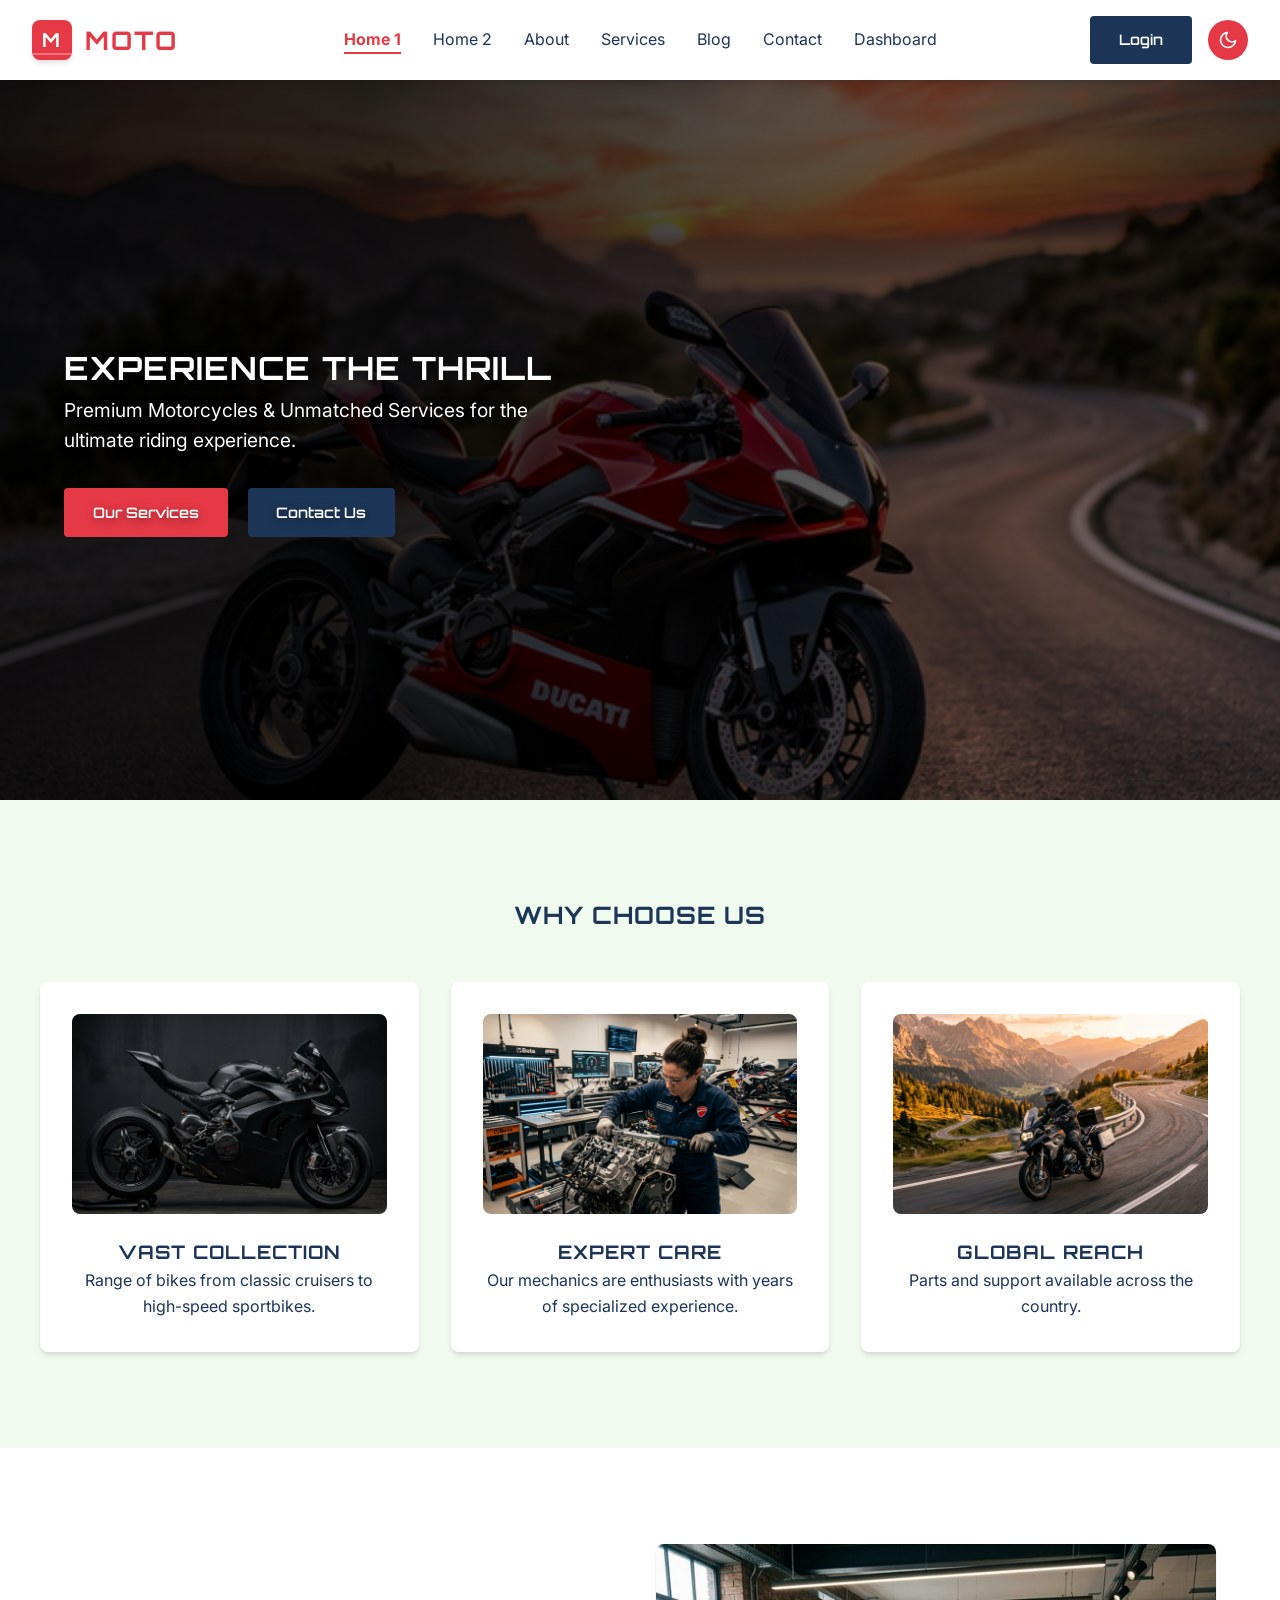
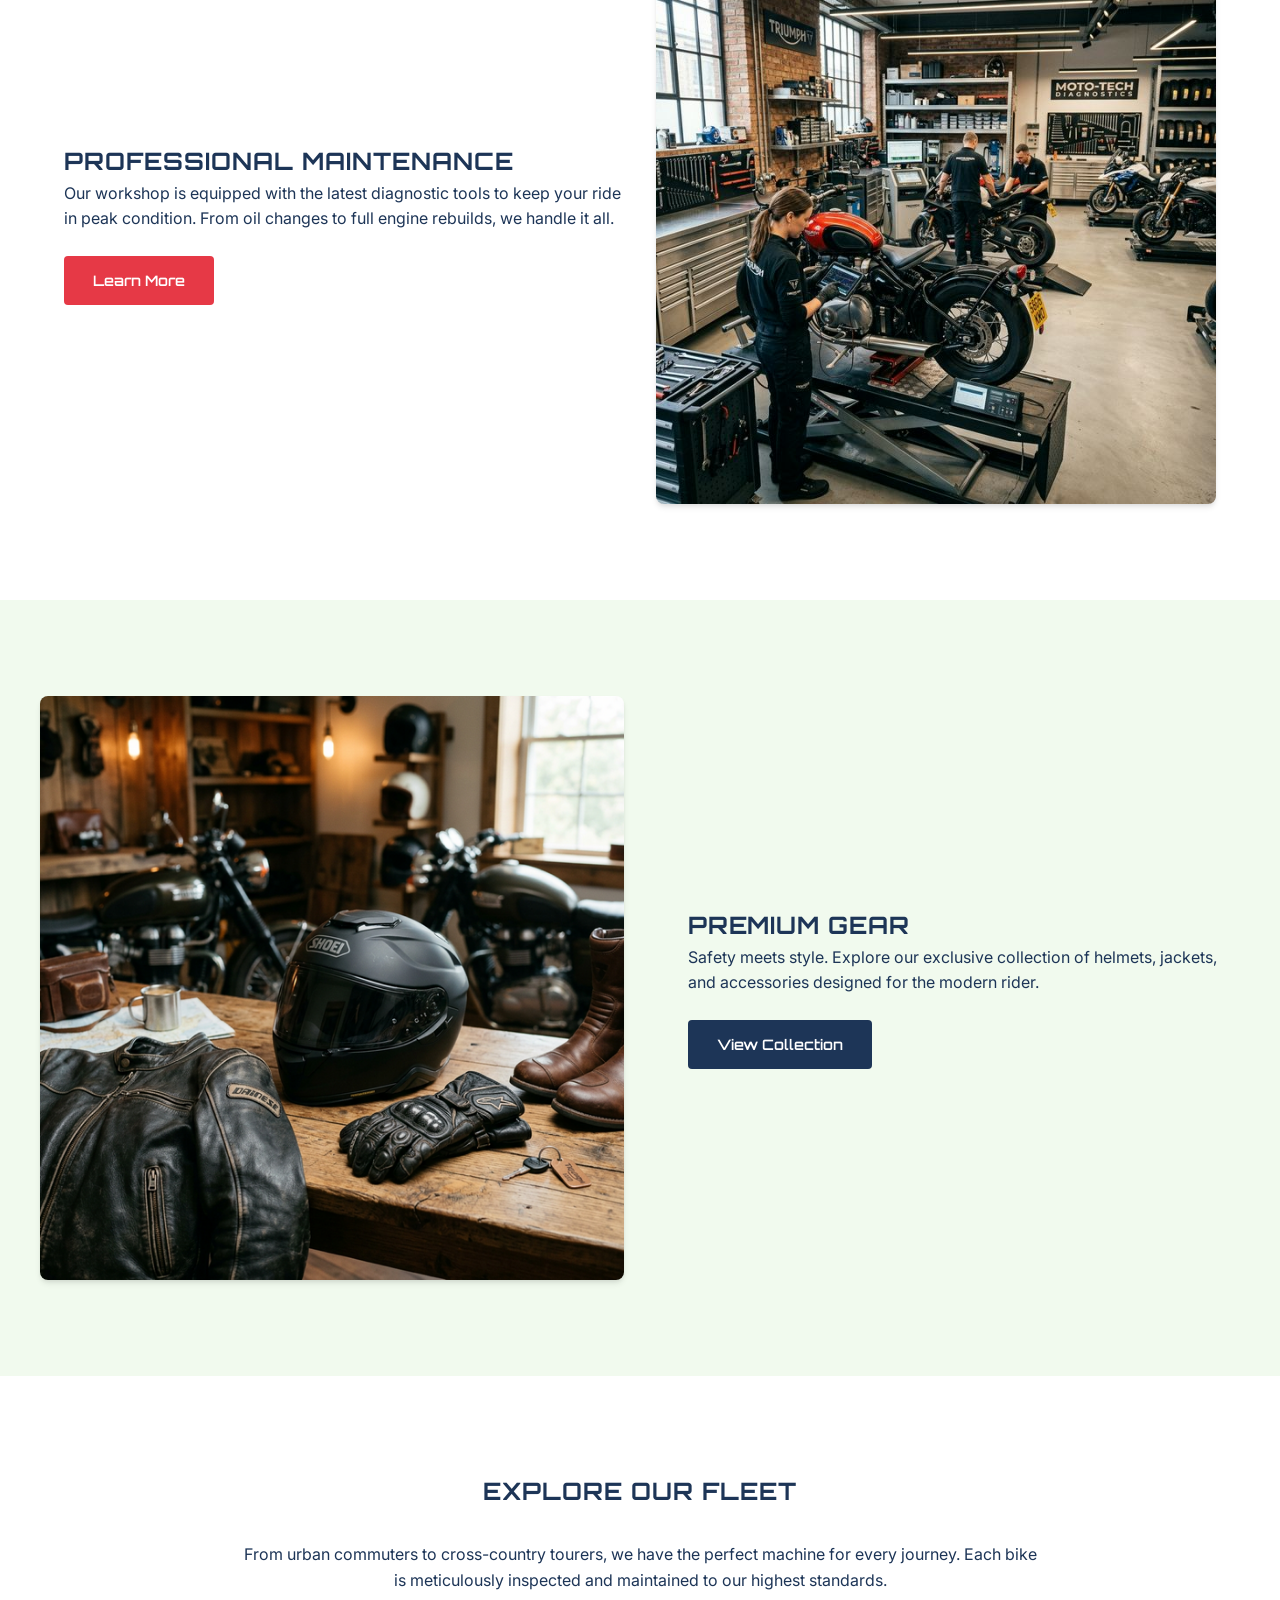
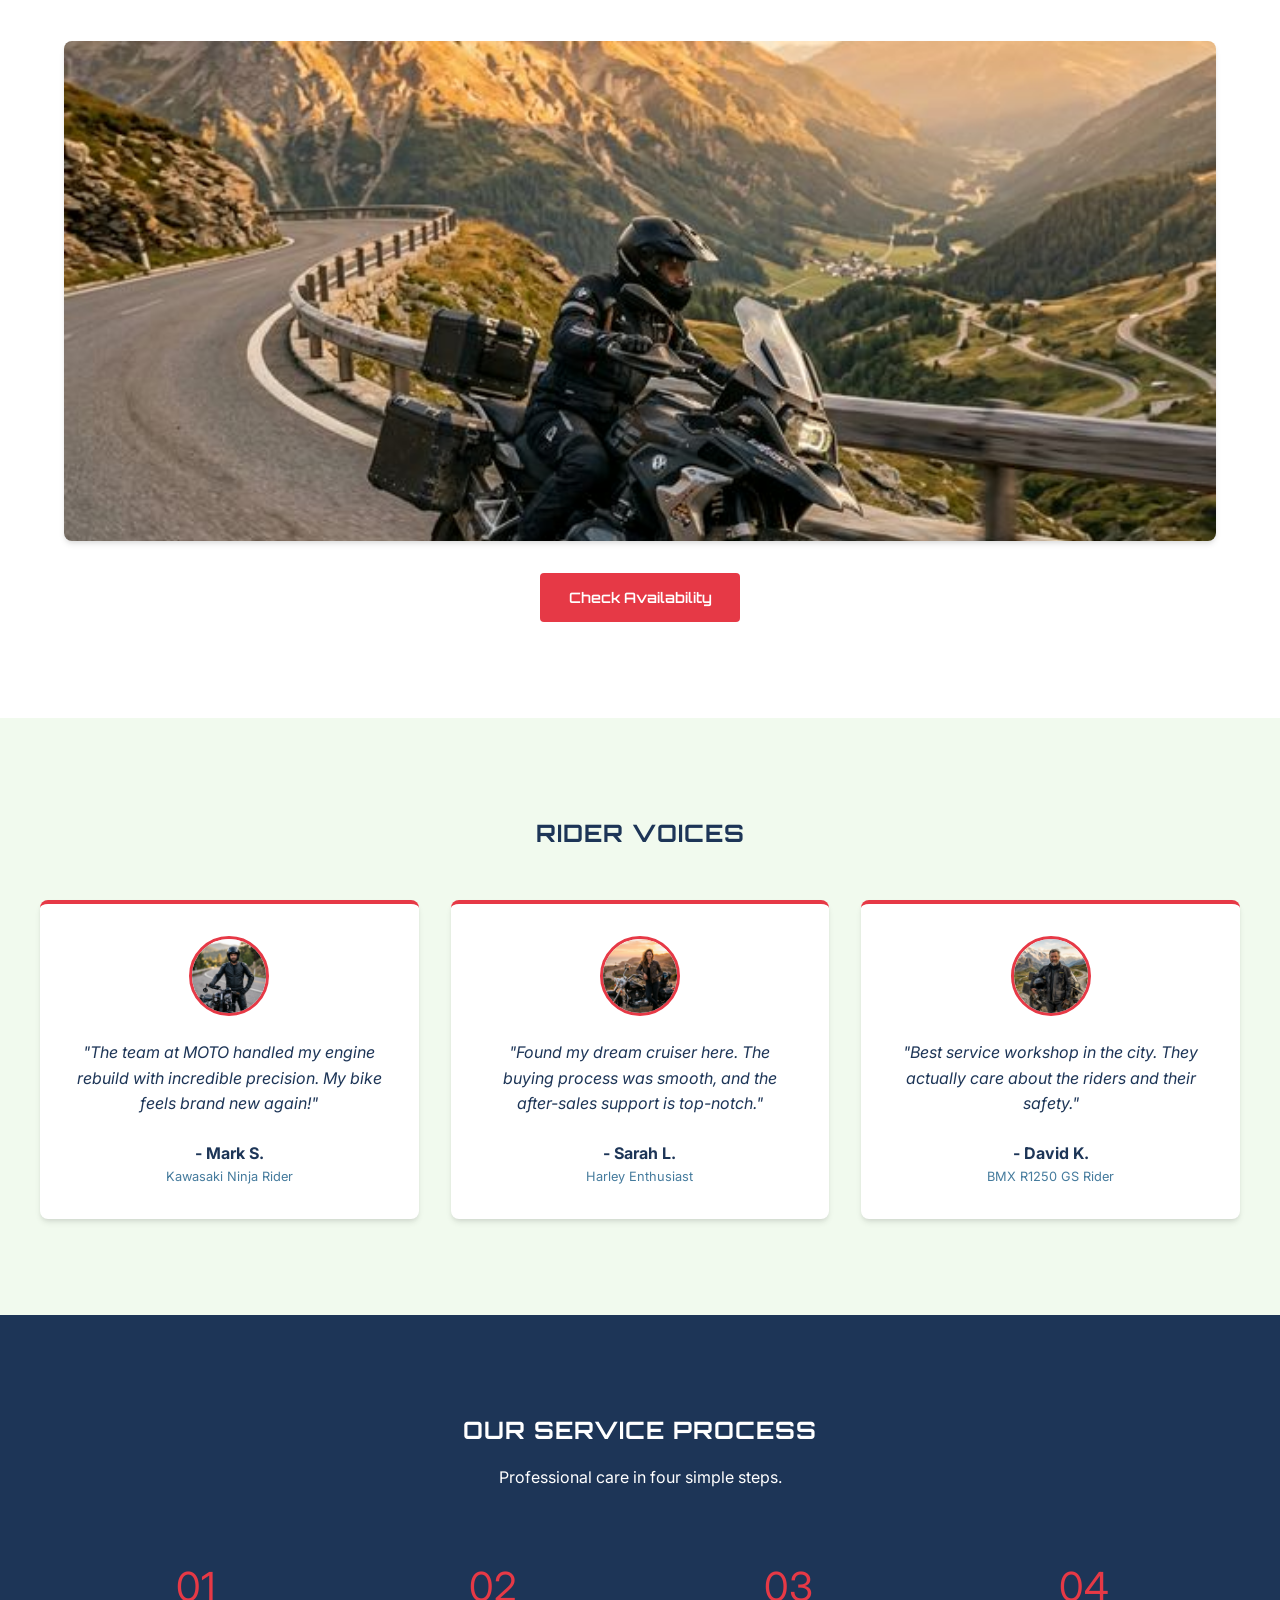
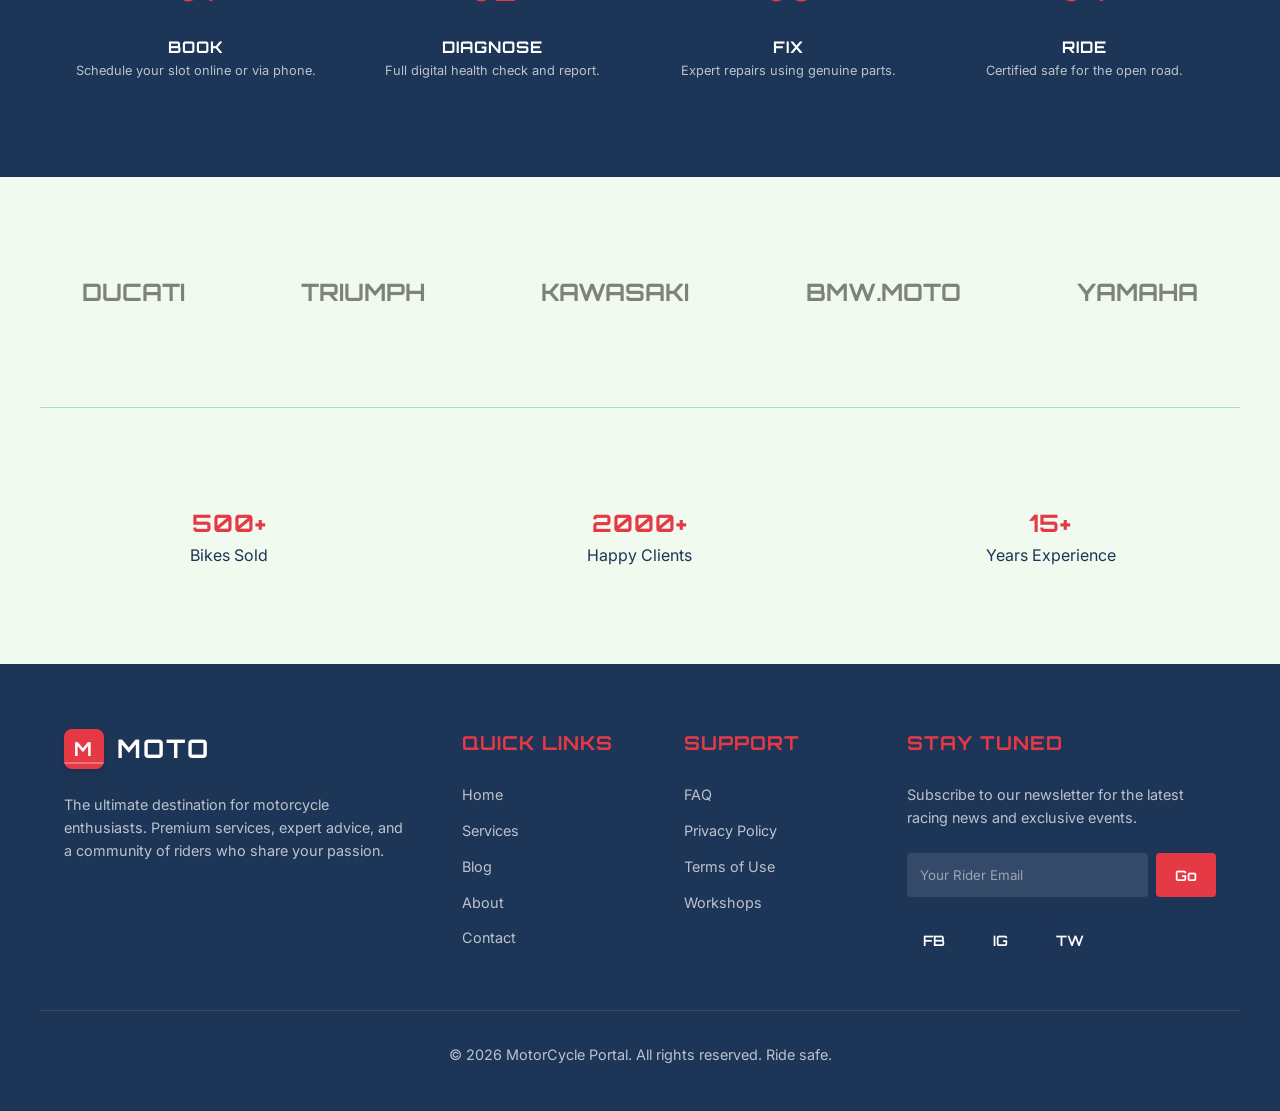
<file: index.html>
<!DOCTYPE html>
<html lang="en">
<head>
    <meta charset="UTF-8">
    <meta name="viewport" content="width=device-width, initial-scale=1.0">
    <title>MotorCycle Portal | Home</title>
    <link rel="icon" type="image/png" href="images/favicon.png">
    <link rel="stylesheet" href="index.css">
</head>
<body>
    <nav class="navbar">
        <div class="logo">
            <div class="logo-icon">M</div>
            <span>MOTO</span>
        </div>
        <ul class="nav-links">
            <li><a href="index.html" class="active">Home 1</a></li>
            <li><a href="home2.html">Home 2</a></li>
            <li><a href="about.html">About</a></li>
            <li><a href="services.html">Services</a></li>
            <li><a href="blog.html">Blog</a></li>
            <li><a href="contact.html">Contact</a></li>
            <li><a href="dashboard.html">Dashboard</a></li>
            <li class="mobile-only"><a href="login.html" class="btn btn-secondary">Login</a></li>
            <li class="mobile-only"><button class="btn btn-primary theme-toggle" title="Toggle Theme"></button></li>
        </ul>
        <div class="nav-actions desktop-only">
            <a href="login.html" class="btn btn-secondary">Login</a>
            <button class="btn btn-primary theme-toggle" title="Toggle Theme"></button>
        </div>
        <div class="hamburger">
            <span></span>
            <span></span>
            <span></span>
        </div>
    </nav>

    <!-- H1 Hero Section - Aligned -->
    <header class="hero hero-overlay" style="background-image: url('images/hero_final.png');">
        <div class="container hero-content">
            <h1 style="max-width: 600px;">Experience the Thrill</h1>
            <p style="max-width: 500px; font-size: 1.2rem; margin-bottom: 2rem; color: #ffffff; text-shadow: 0 2px 12px rgba(0, 0, 0, 0.55);">Premium Motorcycles & Unmatched Services for the ultimate riding experience.</p>
            <div>
                <a href="services.html" class="btn btn-primary" style="margin-right: 1rem;">Our Services</a>
                <a href="contact.html" class="btn btn-secondary">Contact Us</a>
            </div>
        </div>
    </header>

    <!-- Section 2: Features -->
    <section class="section container">
        <h2 style="text-align: center; margin-bottom: 3rem;">Why Choose Us</h2>
        <div class="grid grid-3">
            <div class="card" style="text-align: center;">
                <img src="images/bike2.png" alt="Collection" class="feature-card-img">
                <h3>Vast Collection</h3>
                <p>Range of bikes from classic cruisers to high-speed sportbikes.</p>
            </div>
            <div class="card" style="text-align: center;">
                <img src="images/expert_care_v3.png" alt="Expert Care" class="feature-card-img">
                <h3>Expert Care</h3>
                <p>Our mechanics are enthusiasts with years of specialized experience.</p>
            </div>
            <div class="card" style="text-align: center;">
                <img src="images/road.png" alt="Global Reach" class="feature-card-img">
                <h3>Global Reach</h3>
                <p>Parts and support available across the country.</p>
            </div>
        </div>
    </section>

    <!-- Section 3: Image Callout (Service) -->
    <section class="section" style="background-color: var(--bg-white);">
        <div class="container grid grid-2" style="align-items: center;">
            <div class="mobile-text-center">
                <h2>Professional Maintenance</h2>
                <p>Our workshop is equipped with the latest diagnostic tools to keep your ride in peak condition. From oil changes to full engine rebuilds, we handle it all.</p>
                <a href="services.html" class="btn btn-primary" style="margin-top: 1.5rem;">Learn More</a>
            </div>
            <div>
                <img src="images/workshop_detail.png" alt="Workshop" style="border-radius: 8px; box-shadow: var(--shadow); width: 100%;">
            </div>
        </div>
    </section>

    <!-- Section 4: Accessories -->
    <section class="section container">
        <div class="grid grid-2 grid-stack-reverse" style="align-items: center;">
            <div>
                <img src="images/gear.png" alt="Motorcycle Gear" style="border-radius: 8px; box-shadow: var(--shadow); width: 100%;">
            </div>
            <div style="padding-left: 2rem;" class="mobile-text-center mobile-p-0">
                <h2>Premium Gear</h2>
                <p>Safety meets style. Explore our exclusive collection of helmets, jackets, and accessories designed for the modern rider.</p>
                <a href="blog.html" class="btn btn-secondary" style="margin-top: 1.5rem;">View Collection</a>
            </div>
        </div>
    </section>

    <!-- Section 5: Our Fleet Callout -->
    <section class="section" style="background-color: var(--bg-white);">
        <div class="container" style="text-align: center;">
            <h2 style="margin-bottom: 2rem;">Explore Our Fleet</h2>
            <p style="max-width: 800px; margin: 0 auto 3rem;">From urban commuters to cross-country tourers, we have the perfect machine for every journey. Each bike is meticulously inspected and maintained to our highest standards.</p>
            <img src="images/hero_adventure.png" alt="Motorcycle Fleet" style="border-radius: 8px; box-shadow: var(--shadow); width: 100%; height: 500px; object-fit: cover; margin-bottom: 2rem;">
            <a href="services.html" class="btn btn-primary">Check Availability</a>
        </div>
    </section>

    <!-- Section 6: Testimonials -->
    <section class="section container">
        <h2 style="text-align: center; margin-bottom: 3rem;">Rider Voices</h2>
        <div class="grid grid-3">
            <div class="card" style="border-top: 4px solid var(--primary); text-align: center;">
                <img src="images/rider1.png" alt="Mark S." style="display: block; margin: 0 auto 1.5rem; width: 80px; height: 80px; border-radius: 50%; object-fit: cover; border: 3px solid var(--primary);">
                <p style="font-style: italic; margin-bottom: 1.5rem;">"The team at MOTO handled my engine rebuild with incredible precision. My bike feels brand new again!"</p>
                <strong>- Mark S.</strong>
                <p style="font-size: 0.8rem; color: var(--text-muted);">Kawasaki Ninja Rider</p>
            </div>
            <div class="card" style="border-top: 4px solid var(--primary); text-align: center;">
                <img src="images/rider2.png" alt="Sarah L." style="display: block; margin: 0 auto 1.5rem; width: 80px; height: 80px; border-radius: 50%; object-fit: cover; border: 3px solid var(--primary);">
                <p style="font-style: italic; margin-bottom: 1.5rem;">"Found my dream cruiser here. The buying process was smooth, and the after-sales support is top-notch."</p>
                <strong>- Sarah L.</strong>
                <p style="font-size: 0.8rem; color: var(--text-muted);">Harley Enthusiast</p>
            </div>
            <div class="card" style="border-top: 4px solid var(--primary); text-align: center;">
                <img src="images/rider3.png" alt="David K." style="display: block; margin: 0 auto 1.5rem; width: 80px; height: 80px; border-radius: 50%; object-fit: cover; border: 3px solid var(--primary);">
                <p style="font-style: italic; margin-bottom: 1.5rem;">"Best service workshop in the city. They actually care about the riders and their safety."</p>
                <strong>- David K.</strong>
                <p style="font-size: 0.8rem; color: var(--text-muted);">BMX R1250 GS Rider</p>
            </div>
        </div>
    </section>

    <!-- Section 7: Service Process -->
    <section class="section" style="background-color: var(--secondary); color: white;">
        <div class="container" style="text-align: center;">
            <h2 style="margin-bottom: 1rem;">Our Service Process</h2>
            <p style="margin-bottom: 4rem;">Professional care in four simple steps.</p>
            <div class="grid grid-4" style="display: grid; grid-template-columns: repeat(4, 1fr); gap: 2rem;">
                <div>
                    <div style="font-size: 2.5rem; margin-bottom: 1rem; color: var(--primary);">01</div>
                    <h3 style="font-size: 1rem;">Book</h3>
                    <p style="font-size: 0.8rem; color: rgba(255,255,255,0.7);">Schedule your slot online or via phone.</p>
                </div>
                <div>
                    <div style="font-size: 2.5rem; margin-bottom: 1rem; color: var(--primary);">02</div>
                    <h3 style="font-size: 1rem;">Diagnose</h3>
                    <p style="font-size: 0.8rem; color: rgba(255,255,255,0.7);">Full digital health check and report.</p>
                </div>
                <div>
                    <div style="font-size: 2.5rem; margin-bottom: 1rem; color: var(--primary);">03</div>
                    <h3 style="font-size: 1rem;">Fix</h3>
                    <p style="font-size: 0.8rem; color: rgba(255,255,255,0.7);">Expert repairs using genuine parts.</p>
                </div>
                <div>
                    <div style="font-size: 2.5rem; margin-bottom: 1rem; color: var(--primary);">04</div>
                    <h3 style="font-size: 1rem;">Ride</h3>
                    <p style="font-size: 0.8rem; color: rgba(255,255,255,0.7);">Certified safe for the open road.</p>
                </div>
            </div>
        </div>
    </section>

    <!-- Section 8: Brand Trust -->
    <section class="section container" style="text-align: center;">
        <div style="display: flex; justify-content: space-around; align-items: center; filter: grayscale(1); opacity: 0.6; flex-wrap: wrap; gap: 2rem;">
            <div style="font-family: 'Orbitron', sans-serif; font-size: 1.5rem; font-weight: 700;">DUCATI</div>
            <div style="font-family: 'Orbitron', sans-serif; font-size: 1.5rem; font-weight: 700;">TRIUMPH</div>
            <div style="font-family: 'Orbitron', sans-serif; font-size: 1.5rem; font-weight: 700;">KAWASAKI</div>
            <div style="font-family: 'Orbitron', sans-serif; font-size: 1.5rem; font-weight: 700;">BMW.MOTO</div>
            <div style="font-family: 'Orbitron', sans-serif; font-size: 1.5rem; font-weight: 700;">YAMAHA</div>
        </div>
    </section>

    <!-- Section 9: Stats -->
    <section class="section container" style="text-align: center; border-top: 1px solid var(--border);">
        <div class="grid grid-3">
            <div>
                <h2 style="color: var(--primary);">500+</h2>
                <p>Bikes Sold</p>
            </div>
            <div>
                <h2 style="color: var(--primary);">2000+</h2>
                <p>Happy Clients</p>
            </div>
            <div>
                <h2 style="color: var(--primary);">15+</h2>
                <p>Years Experience</p>
            </div>
        </div>
    </section>

    <footer class="footer">
        <div class="container footer-grid">
            <div>
                <div class="logo" style="margin-bottom: 1.5rem; color: white;">
                    <div class="logo-icon" style="background-color: var(--primary);">M</div>
                    <span>MOTO</span>
                </div>
                <p>The ultimate destination for motorcycle enthusiasts. Premium services, expert advice, and a community of riders who share your passion.</p>
            </div>
            <div>
                <h3>Quick Links</h3>
                <ul>
                    <li><a href="index.html">Home</a></li>
                    <li><a href="services.html">Services</a></li>
                    <li><a href="blog.html">Blog</a></li>
                    <li><a href="about.html">About</a></li>
                    <li><a href="contact.html">Contact</a></li>
                </ul>
            </div>
            <div>
                <h3>Support</h3>
                <ul>
                    <li><a href="#">FAQ</a></li>
                    <li><a href="#">Privacy Policy</a></li>
                    <li><a href="#">Terms of Use</a></li>
                    <li><a href="#">Workshops</a></li>
                </ul>
            </div>
            <div>
                <h3>Stay Tuned</h3>
                <p>Subscribe to our newsletter for the latest racing news and exclusive events.</p>
                <div class="footer-newsletter">
                    <form>
                        <input type="email" placeholder="Your Rider Email" required>
                        <button type="submit" class="btn btn-primary">Go</button>
                    </form>
                </div>
                <div style="display: flex; gap: 1rem; margin-top: 1.5rem;">
                    <a href="#" class="btn btn-secondary" style="padding: 0.5rem 1rem;">FB</a>
                    <a href="#" class="btn btn-secondary" style="padding: 0.5rem 1rem;">IG</a>
                    <a href="#" class="btn btn-secondary" style="padding: 0.5rem 1rem;">TW</a>
                </div>
            </div>
        </div>
        <div class="container footer-bottom">
            <p>&copy; 2026 MotorCycle Portal. All rights reserved. Ride safe.</p>
        </div>
    </footer>

    <script src="main.js"></script>
</body>
</html>
</file>
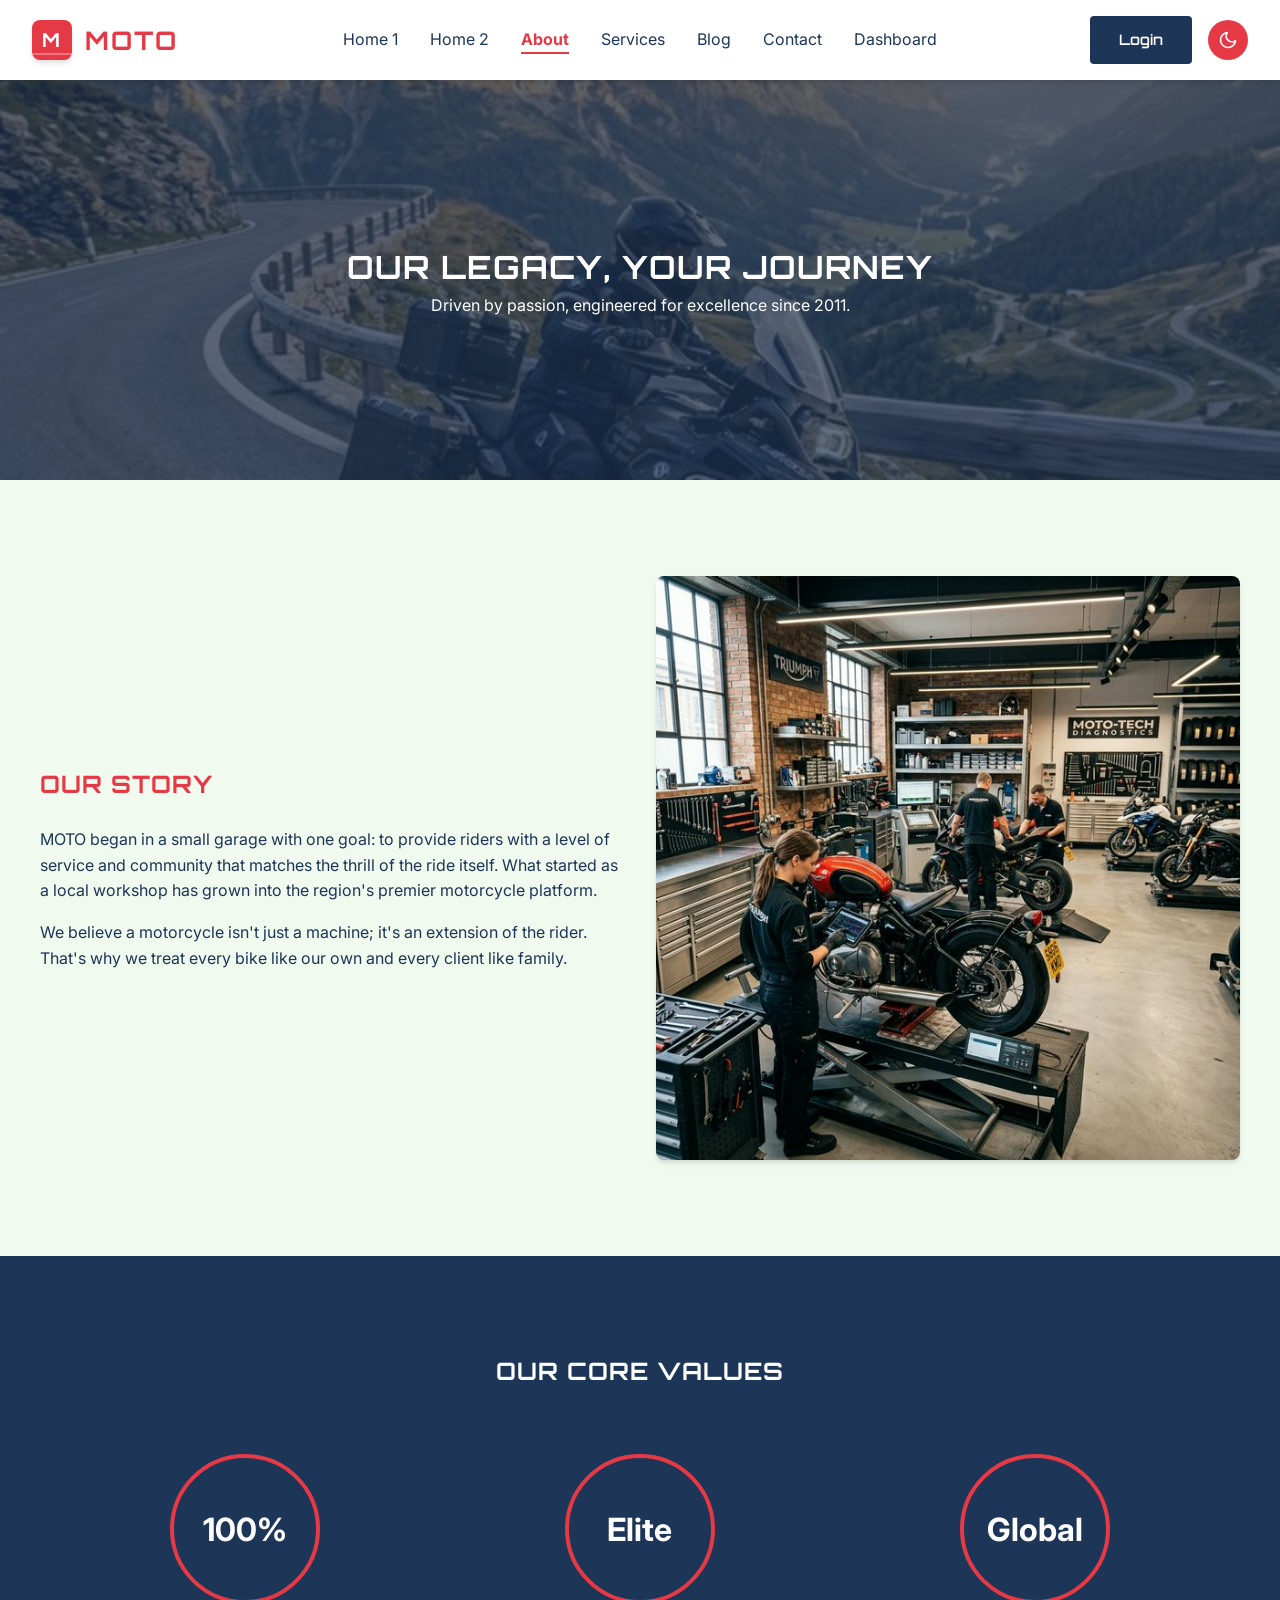
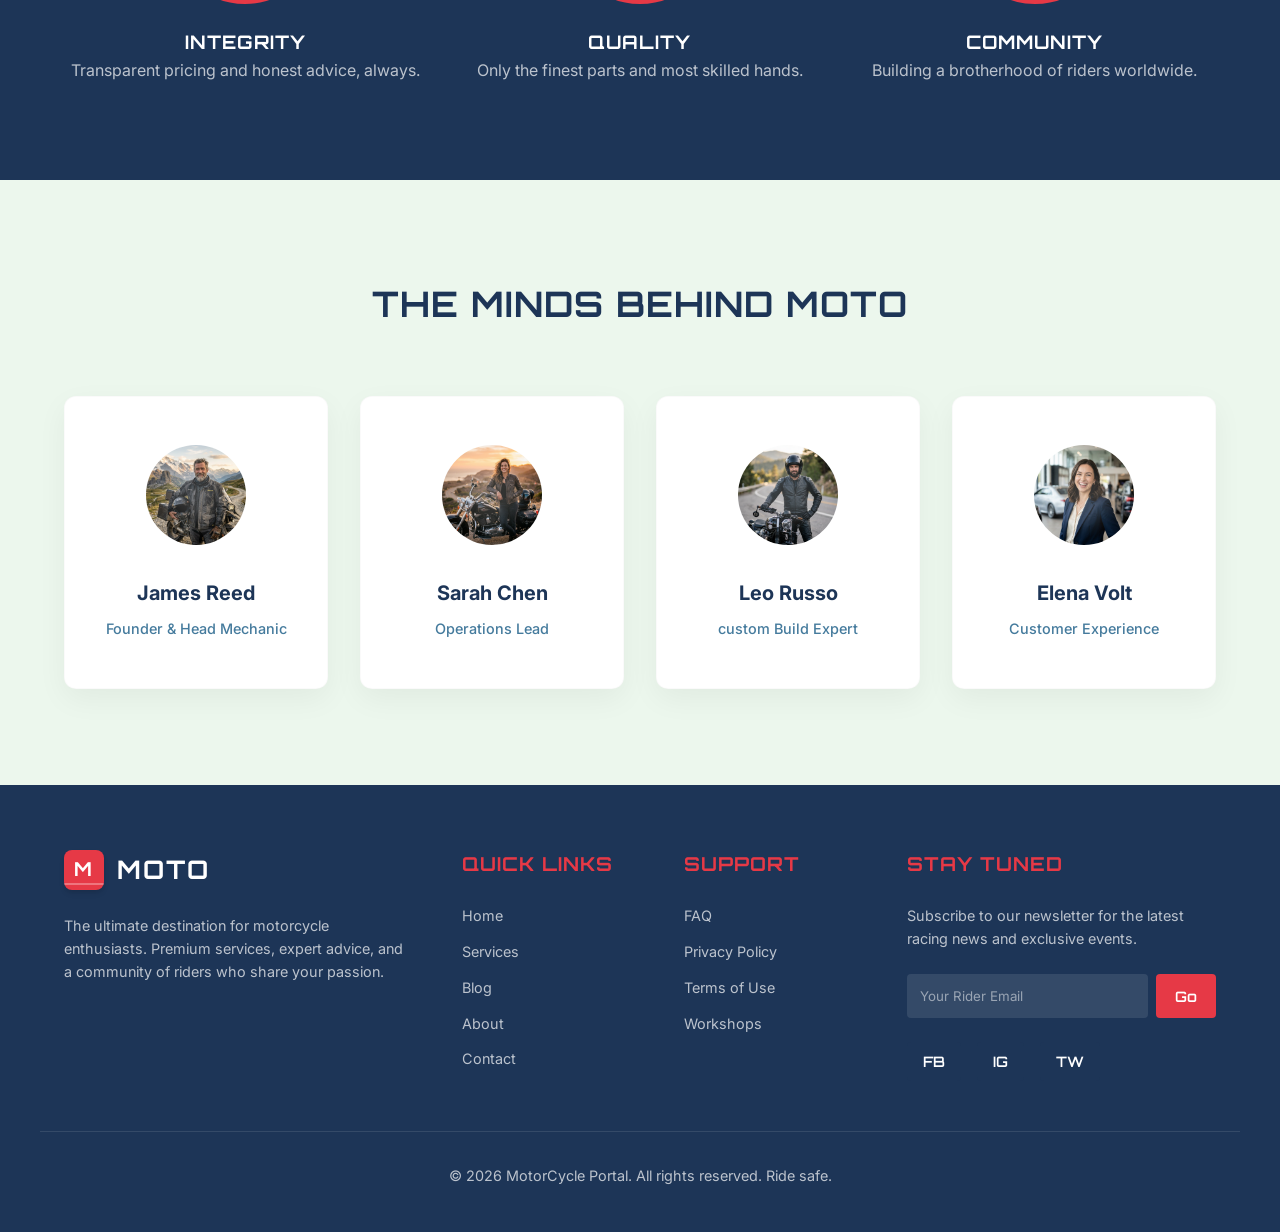
<file: about.html>
<!DOCTYPE html>
<html lang="en">
<head>
    <meta charset="UTF-8">
    <meta name="viewport" content="width=device-width, initial-scale=1.0">
    <title>MOTO | About Us</title>
    <link rel="icon" type="image/png" href="images/favicon.png">
    <link rel="stylesheet" href="index.css">
    <style>
        .about-hero {
            background: linear-gradient(rgba(29, 53, 87, 0.7), rgba(29, 53, 87, 0.7)), url('images/hero_adventure.png');
            background-size: cover;
            background-position: center;
            height: 400px;
            display: flex;
            align-items: center;
            justify-content: center;
            color: white;
            text-align: center;
        }
        .vision-section {
            background-color: var(--secondary);
            color: white;
        }
        .stat-circle {
            width: 150px;
            height: 150px;
            border: 4px solid var(--primary);
            border-radius: 50%;
            display: flex;
            flex-direction: column;
            align-items: center;
            justify-content: center;
            margin: 0 auto 1.5rem;
        }
    </style>
</head>
<body>
    <nav class="navbar">
        <div class="logo">
            <div class="logo-icon">M</div>
            <span>MOTO</span>
        </div>
        <ul class="nav-links">
            <li><a href="index.html">Home 1</a></li>
            <li><a href="home2.html">Home 2</a></li>
            <li><a href="about.html" class="active">About</a></li>
            <li><a href="services.html">Services</a></li>
            <li><a href="blog.html">Blog</a></li>
            <li><a href="contact.html">Contact</a></li>
            <li><a href="dashboard.html">Dashboard</a></li>
            <li class="mobile-only"><a href="login.html" class="btn btn-secondary">Login</a></li>
            <li class="mobile-only"><button class="btn btn-primary theme-toggle" title="Toggle Theme"></button></li>
        </ul>
        <div class="nav-actions desktop-only">
            <a href="login.html" class="btn btn-secondary">Login</a>
            <button class="btn btn-primary theme-toggle" title="Toggle Theme"></button>
        </div>
        <div class="hamburger">
            <span></span>
            <span></span>
            <span></span>
        </div>
    </nav>

    <header class="about-hero">
        <div class="container">
            <h1>Our Legacy, Your Journey</h1>
            <p>Driven by passion, engineered for excellence since 2011.</p>
        </div>
    </header>

    <main>
        <!-- Our Story -->
        <section class="section container">
            <div class="grid grid-2" style="align-items: center;">
                <div>
                    <h2 style="color: var(--primary); margin-bottom: 1.5rem;">Our Story</h2>
                    <p>MOTO began in a small garage with one goal: to provide riders with a level of service and community that matches the thrill of the ride itself. What started as a local workshop has grown into the region's premier motorcycle platform.</p>
                    <p style="margin-top: 1rem;">We believe a motorcycle isn't just a machine; it's an extension of the rider. That's why we treat every bike like our own and every client like family.</p>
                </div>
                <div>
                    <img src="images/workshop_detail.png" alt="Restored Motorcycle" style="border-radius: 8px; box-shadow: var(--shadow);">
                </div>
            </div>
        </section>

        <!-- Vision & Values -->
        <section class="section vision-section">
            <div class="container" style="text-align: center;">
                <h2 style="margin-bottom: 4rem;">Our Core Values</h2>
                <div class="grid grid-3">
                    <div>
                        <div class="stat-circle">
                            <span style="font-size: 2rem; font-weight: 700;">100%</span>
                        </div>
                        <h3>Integrity</h3>
                        <p style="color: rgba(255,255,255,0.7);">Transparent pricing and honest advice, always.</p>
                    </div>
                    <div>
                        <div class="stat-circle">
                            <span style="font-size: 2rem; font-weight: 700;">Elite</span>
                        </div>
                        <h3>Quality</h3>
                        <p style="color: rgba(255,255,255,0.7);">Only the finest parts and most skilled hands.</p>
                    </div>
                    <div>
                        <div class="stat-circle">
                            <span style="font-size: 2rem; font-weight: 700;">Global</span>
                        </div>
                        <h3>Community</h3>
                        <p style="color: rgba(255,255,255,0.7);">Building a brotherhood of riders worldwide.</p>
                    </div>
                </div>
            </div>
        </section>

        <!-- Team -->
        <section class="section team-section">
            <div class="container">
                <h2 class="team-title">The Minds Behind MOTO</h2>
                <div class="team-grid">
                    <div class="team-card">
                        <div class="team-avatar-wrapper">
                            <img src="images/rider3.png" alt="James Reed">
                        </div>
                        <h4>James Reed</h4>
                        <p>Founder & Head Mechanic</p>
                    </div>
                    <div class="team-card">
                        <div class="team-avatar-wrapper">
                            <img src="images/rider2.png" alt="Sarah Chen">
                        </div>
                        <h4>Sarah Chen</h4>
                        <p>Operations Lead</p>
                    </div>
                    <div class="team-card">
                        <div class="team-avatar-wrapper">
                            <img src="images/rider1.png" alt="Leo Russo">
                        </div>
                        <h4>Leo Russo</h4>
                        <p>custom Build Expert</p>
                    </div>
                    <div class="team-card">
                        <div class="team-avatar-wrapper">
                            <img src="images/elena_volt.png" alt="Elena Volt">
                        </div>
                        <h4>Elena Volt</h4>
                        <p>Customer Experience</p>
                    </div>
                </div>
            </div>
        </section>
    </main>

    <footer class="footer">
        <div class="container footer-grid">
            <div>
                <div class="logo" style="margin-bottom: 1.5rem; color: white;">
                    <div class="logo-icon" style="background-color: var(--primary);">M</div>
                    <span>MOTO</span>
                </div>
                <p>The ultimate destination for motorcycle enthusiasts. Premium services, expert advice, and a community of riders who share your passion.</p>
            </div>
            <div>
                <h3>Quick Links</h3>
                <ul>
                    <li><a href="index.html">Home</a></li>
                    <li><a href="services.html">Services</a></li>
                    <li><a href="blog.html">Blog</a></li>
                    <li><a href="about.html">About</a></li>
                    <li><a href="contact.html">Contact</a></li>
                </ul>
            </div>
            <div>
                <h3>Support</h3>
                <ul>
                    <li><a href="#">FAQ</a></li>
                    <li><a href="#">Privacy Policy</a></li>
                    <li><a href="#">Terms of Use</a></li>
                    <li><a href="#">Workshops</a></li>
                </ul>
            </div>
            <div>
                <h3>Stay Tuned</h3>
                <p>Subscribe to our newsletter for the latest racing news and exclusive events.</p>
                <div class="footer-newsletter">
                    <form>
                        <input type="email" placeholder="Your Rider Email" required>
                        <button type="submit" class="btn btn-primary">Go</button>
                    </form>
                </div>
                <div style="display: flex; gap: 1rem; margin-top: 1.5rem;">
                    <a href="#" class="btn btn-secondary" style="padding: 0.5rem 1rem;">FB</a>
                    <a href="#" class="btn btn-secondary" style="padding: 0.5rem 1rem;">IG</a>
                    <a href="#" class="btn btn-secondary" style="padding: 0.5rem 1rem;">TW</a>
                </div>
            </div>
        </div>
        <div class="container footer-bottom">
            <p>&copy; 2026 MotorCycle Portal. All rights reserved. Ride safe.</p>
        </div>
    </footer>

    <script src="main.js"></script>
</body>
</html>
</file>
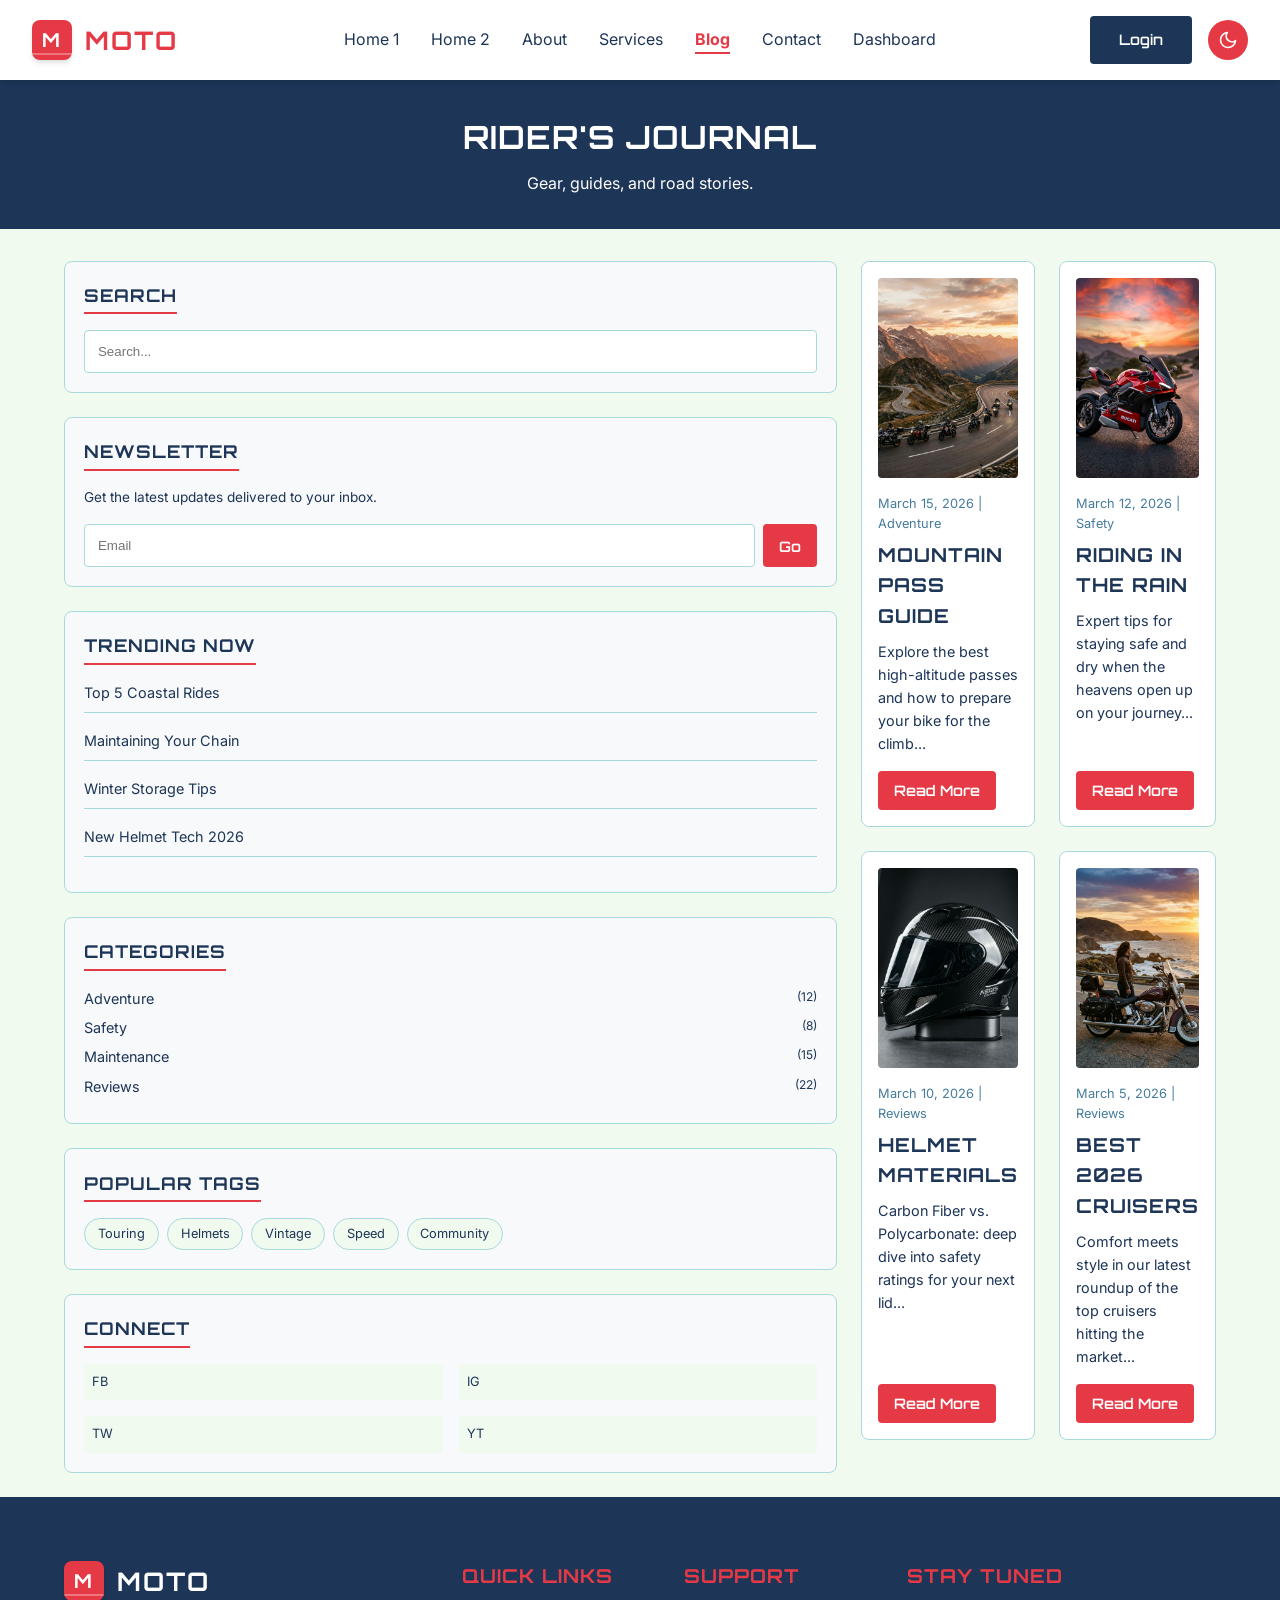
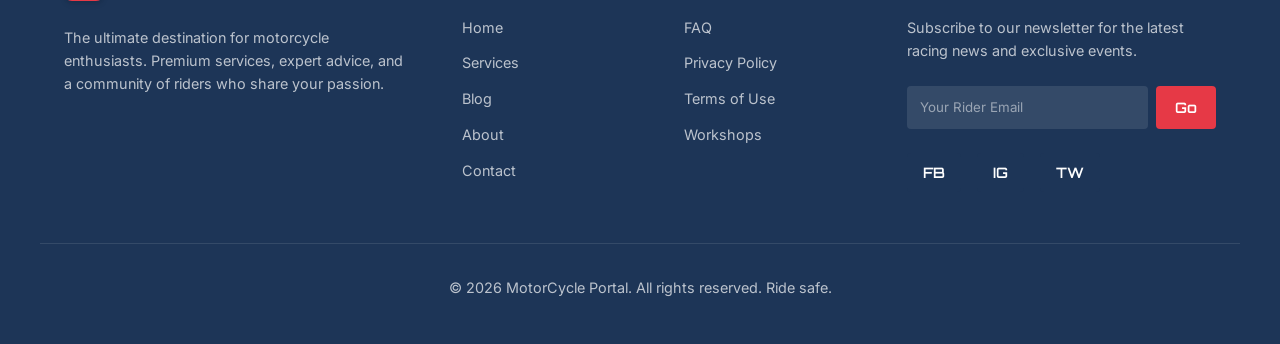
<file: blog.html>
<!DOCTYPE html>
<html lang="en">
<head>
    <meta charset="UTF-8">
    <meta name="viewport" content="width=device-width, initial-scale=1.0">
    <title>MotorCycle Portal | Blog</title>
    <link rel="icon" type="image/png" href="images/favicon.png">
    <link rel="stylesheet" href="index.css">
    <style>
        .blog-layout {
            display: grid;
            grid-template-columns: 3fr 1fr;
            gap: 1.5rem;
            margin-top: 2rem;
        }
        .blog-posts {
            display: grid;
            grid-template-columns: 1fr 1fr;
            gap: 1.5rem;
            align-content: start;
        }
        .blog-post {
            margin-bottom: 0;
            border: 1px solid var(--border);
            padding: 1rem;
            border-radius: 8px;
            background: var(--bg-white);
            display: flex;
            flex-direction: column;
        }
        .blog-post img {
            border-radius: 4px;
            margin-bottom: 1rem;
            width: 100%;
            height: 200px;
            object-fit: cover;
        }
        .sidebar-section {
            margin-bottom: 1.5rem;
            padding: 1.2rem;
            background: var(--bg-soft);
            border-radius: 8px;
            border: 1px solid var(--border);
        }
        .sidebar-section h3 {
            margin-bottom: 1rem;
            font-size: 1.1rem;
            border-bottom: 2px solid var(--primary);
            display: inline-block;
            padding-bottom: 0.2rem;
        }
        .search-bar {
            width: 100%;
            padding: 0.8rem;
            border: 1px solid var(--border);
            border-radius: 4px;
            background-color: var(--bg-white);
            color: var(--text-dark);
        }
        .recent-articles ul li {
            margin-bottom: 1rem;
            border-bottom: 1px solid var(--border);
            padding-bottom: 0.5rem;
        }
        .recent-articles a:hover {
            color: var(--primary);
        }
        
        .tag-cloud {
            display: flex;
            flex-wrap: wrap;
            gap: 0.5rem;
        }
        .tag {
            background: var(--bg-light);
            padding: 0.3rem 0.8rem;
            border-radius: 20px;
            font-size: 0.8rem;
            color: var(--text-dark);
            border: 1px solid var(--border);
            transition: all 0.3s ease;
        }
        .tag:hover {
            background: var(--primary);
            color: white;
            border-color: var(--primary);
        }
        .social-links-sidebar {
            display: grid;
            grid-template-columns: repeat(2, 1fr);
            gap: 1rem;
        }
        .social-item {
            display: flex;
            align-items: center;
            gap: 0.5rem;
            padding: 0.5rem;
            background: var(--bg-light);
            border-radius: 4px;
            font-size: 0.9rem;
            color: var(--text-dark);
            transition: transform 0.2s ease;
        }
        .social-item:hover {
            transform: translateX(5px);
            color: var(--primary);
        }
        
        @media (max-width: 992px) {
            .blog-layout {
                grid-template-columns: 1fr;
                margin-top: 4rem; /* Increased to prevent overlap with navbar */
            }
            .blog-posts {
                grid-template-columns: 1fr;
            }
            .sidebar {
                order: -1; /* Place sidebar above blog posts on mobile/tablet */
            }
        }
    </style>
</head>
<body>
    <nav class="navbar">
        <div class="logo">
            <div class="logo-icon">M</div>
            <span>MOTO</span>
        </div>
        <ul class="nav-links">
            <li><a href="index.html">Home 1</a></li>
            <li><a href="home2.html">Home 2</a></li>
            <li><a href="about.html">About</a></li>
            <li><a href="services.html">Services</a></li>
            <li><a href="blog.html" class="active">Blog</a></li>
            <li><a href="contact.html">Contact</a></li>
            <li><a href="dashboard.html">Dashboard</a></li>
            <li class="mobile-only"><a href="login.html" class="btn btn-secondary">Login</a></li>
            <li class="mobile-only"><button class="btn btn-primary theme-toggle" title="Toggle Theme"></button></li>
        </ul>
        <div class="nav-actions desktop-only">
            <a href="login.html" class="btn btn-secondary">Login</a>
            <button class="btn btn-primary theme-toggle" title="Toggle Theme"></button>
        </div>
        <div class="hamburger">
            <span></span>
            <span></span>
            <span></span>
        </div>
    </nav>

    <header class="section" style="background-color: var(--secondary); color: white; text-align: center; padding: 2rem 0;">
        <div class="container">
            <h1 style="margin-bottom: 0.5rem;">Rider's Journal</h1>
            <p>Gear, guides, and road stories.</p>
        </div>
    </header>

    <main class="container blog-layout">
        <!-- Sidebar (Above content on mobile) -->
        <aside class="sidebar">
            <div class="sidebar-section">
                <h3>Search</h3>
                <input type="text" class="search-bar" placeholder="Search...">
            </div>
            
            <div class="sidebar-section">
                <h3>Newsletter</h3>
                <p style="font-size: 0.85rem; margin-bottom: 1rem;">Get the latest updates delivered to your inbox.</p>
                <form style="display: flex; gap: 0.5rem;">
                    <input type="email" placeholder="Email" class="search-bar" style="margin-bottom: 0;">
                    <button type="submit" class="btn btn-primary" style="padding: 0.5rem 1rem;">Go</button>
                </form>
            </div>

            <div class="sidebar-section recent-articles">
                <h3>Trending Now</h3>
                <ul style="font-size: 0.9rem;">
                    <li><a href="#">Top 5 Coastal Rides</a></li>
                    <li><a href="#">Maintaining Your Chain</a></li>
                    <li><a href="#">Winter Storage Tips</a></li>
                    <li><a href="#">New Helmet Tech 2026</a></li>
                </ul>
            </div>

            <div class="sidebar-section">
                <h3>Categories</h3>
                <ul style="list-style: none; padding: 0; font-size: 0.9rem;">
                    <li style="margin-bottom: 0.4rem;"><a href="#" style="color: var(--text-dark); display: flex; justify-content: space-between;"><span>Adventure</span> <small>(12)</small></a></li>
                    <li style="margin-bottom: 0.4rem;"><a href="#" style="color: var(--text-dark); display: flex; justify-content: space-between;"><span>Safety</span> <small>(8)</small></a></li>
                    <li style="margin-bottom: 0.4rem;"><a href="#" style="color: var(--text-dark); display: flex; justify-content: space-between;"><span>Maintenance</span> <small>(15)</small></a></li>
                    <li style="margin-bottom: 0.4rem;"><a href="#" style="color: var(--text-dark); display: flex; justify-content: space-between;"><span>Reviews</span> <small>(22)</small></a></li>
                </ul>
            </div>

            <div class="sidebar-section">
                <h3>Popular Tags</h3>
                <div class="tag-cloud">
                    <a href="#" class="tag">Touring</a>
                    <a href="#" class="tag">Helmets</a>
                    <a href="#" class="tag">Vintage</a>
                    <a href="#" class="tag">Speed</a>
                    <a href="#" class="tag">Community</a>
                </div>
            </div>

            <div class="sidebar-section">
                <h3>Connect</h3>
                <div class="social-links-sidebar">
                    <a href="#" class="social-item" style="font-size: 0.8rem;">FB</a>
                    <a href="#" class="social-item" style="font-size: 0.8rem;">IG</a>
                    <a href="#" class="social-item" style="font-size: 0.8rem;">TW</a>
                    <a href="#" class="social-item" style="font-size: 0.8rem;">YT</a>
                </div>
            </div>
        </aside>

        <!-- Blog Posts -->
        <div class="blog-posts">
            <article class="blog-post">
                <img src="images/blog_mountain_pass.png" alt="Road Trip">
                <div class="blog-meta" style="color: var(--text-muted); font-size: 0.8rem; margin-bottom: 0.3rem;">March 15, 2026 | Adventure</div>
                <h2 style="font-size: 1.2rem; margin-bottom: 0.5rem;">Mountain Pass Guide</h2>
                <p style="font-size: 0.9rem; flex-grow: 1;">Explore the best high-altitude passes and how to prepare your bike for the climb...</p>
                <a href="#" class="btn btn-primary" style="margin-top: 1rem; align-self: flex-start; padding: 0.5rem 1rem; font-size: 0.9rem;">Read More</a>
            </article>

            <article class="blog-post">
                <img src="images/hero_final.png" alt="Riding in Rain">
                <div class="blog-meta" style="color: var(--text-muted); font-size: 0.8rem; margin-bottom: 0.3rem;">March 12, 2026 | Safety</div>
                <h2 style="font-size: 1.2rem; margin-bottom: 0.5rem;">Riding in the Rain</h2>
                <p style="font-size: 0.9rem; flex-grow: 1;">Expert tips for staying safe and dry when the heavens open up on your journey...</p>
                <a href="#" class="btn btn-primary" style="margin-top: 1rem; align-self: flex-start; padding: 0.5rem 1rem; font-size: 0.9rem;">Read More</a>
            </article>

            <article class="blog-post">
                <img src="images/blog_helmet_tech.png" alt="Motorcycle Gear">
                <div class="blog-meta" style="color: var(--text-muted); font-size: 0.8rem; margin-bottom: 0.3rem;">March 10, 2026 | Reviews</div>
                <h2 style="font-size: 1.2rem; margin-bottom: 0.5rem;">Helmet Materials</h2>
                <p style="font-size: 0.9rem; flex-grow: 1;">Carbon Fiber vs. Polycarbonate: deep dive into safety ratings for your next lid...</p>
                <a href="#" class="btn btn-primary" style="margin-top: 1rem; align-self: flex-start; padding: 0.5rem 1rem; font-size: 0.9rem;">Read More</a>
            </article>

            <article class="blog-post">
                <img src="images/blog_cruiser_review.png" alt="New Cruisers">
                <div class="blog-meta" style="color: var(--text-muted); font-size: 0.8rem; margin-bottom: 0.3rem;">March 5, 2026 | Reviews</div>
                <h2 style="font-size: 1.2rem; margin-bottom: 0.5rem;">Best 2026 Cruisers</h2>
                <p style="font-size: 0.9rem; flex-grow: 1;">Comfort meets style in our latest roundup of the top cruisers hitting the market...</p>
                <a href="#" class="btn btn-primary" style="margin-top: 1rem; align-self: flex-start; padding: 0.5rem 1rem; font-size: 0.9rem;">Read More</a>
            </article>
        </div>
    </main>

    <footer class="footer">
        <div class="container footer-grid">
            <div>
                <div class="logo" style="margin-bottom: 1.5rem; color: white;">
                    <div class="logo-icon" style="background-color: var(--primary);">M</div>
                    <span>MOTO</span>
                </div>
                <p>The ultimate destination for motorcycle enthusiasts. Premium services, expert advice, and a community of riders who share your passion.</p>
            </div>
            <div>
                <h3>Quick Links</h3>
                <ul>
                    <li><a href="index.html">Home</a></li>
                    <li><a href="services.html">Services</a></li>
                    <li><a href="blog.html">Blog</a></li>
                    <li><a href="about.html">About</a></li>
                    <li><a href="contact.html">Contact</a></li>
                </ul>
            </div>
            <div>
                <h3>Support</h3>
                <ul>
                    <li><a href="#">FAQ</a></li>
                    <li><a href="#">Privacy Policy</a></li>
                    <li><a href="#">Terms of Use</a></li>
                    <li><a href="#">Workshops</a></li>
                </ul>
            </div>
            <div>
                <h3>Stay Tuned</h3>
                <p>Subscribe to our newsletter for the latest racing news and exclusive events.</p>
                <div class="footer-newsletter">
                    <form>
                        <input type="email" placeholder="Your Rider Email" required>
                        <button type="submit" class="btn btn-primary">Go</button>
                    </form>
                </div>
                <div style="display: flex; gap: 1rem; margin-top: 1.5rem;">
                    <a href="#" class="btn btn-secondary" style="padding: 0.5rem 1rem;">FB</a>
                    <a href="#" class="btn btn-secondary" style="padding: 0.5rem 1rem;">IG</a>
                    <a href="#" class="btn btn-secondary" style="padding: 0.5rem 1rem;">TW</a>
                </div>
            </div>
        </div>
        <div class="container footer-bottom">
            <p>&copy; 2026 MotorCycle Portal. All rights reserved. Ride safe.</p>
        </div>
    </footer>

    <script src="main.js"></script>
</body>
</html>
</file>
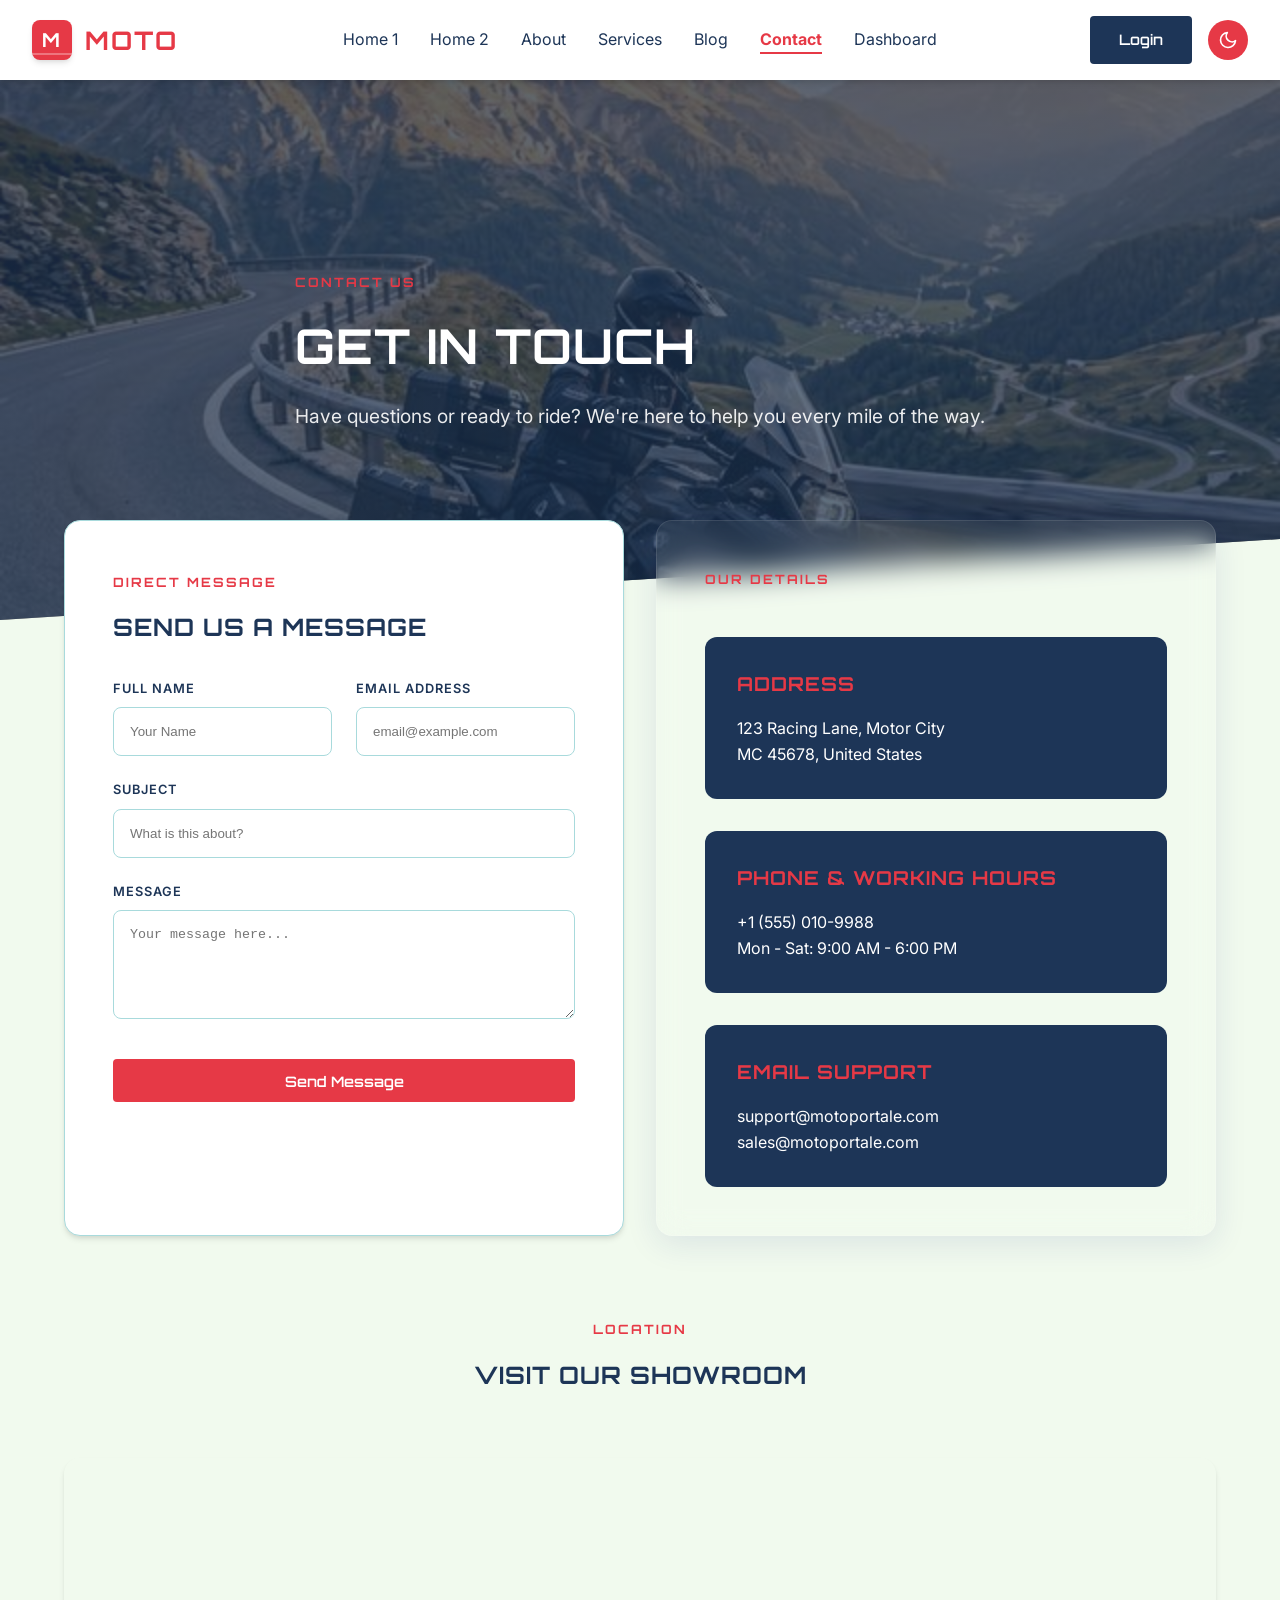
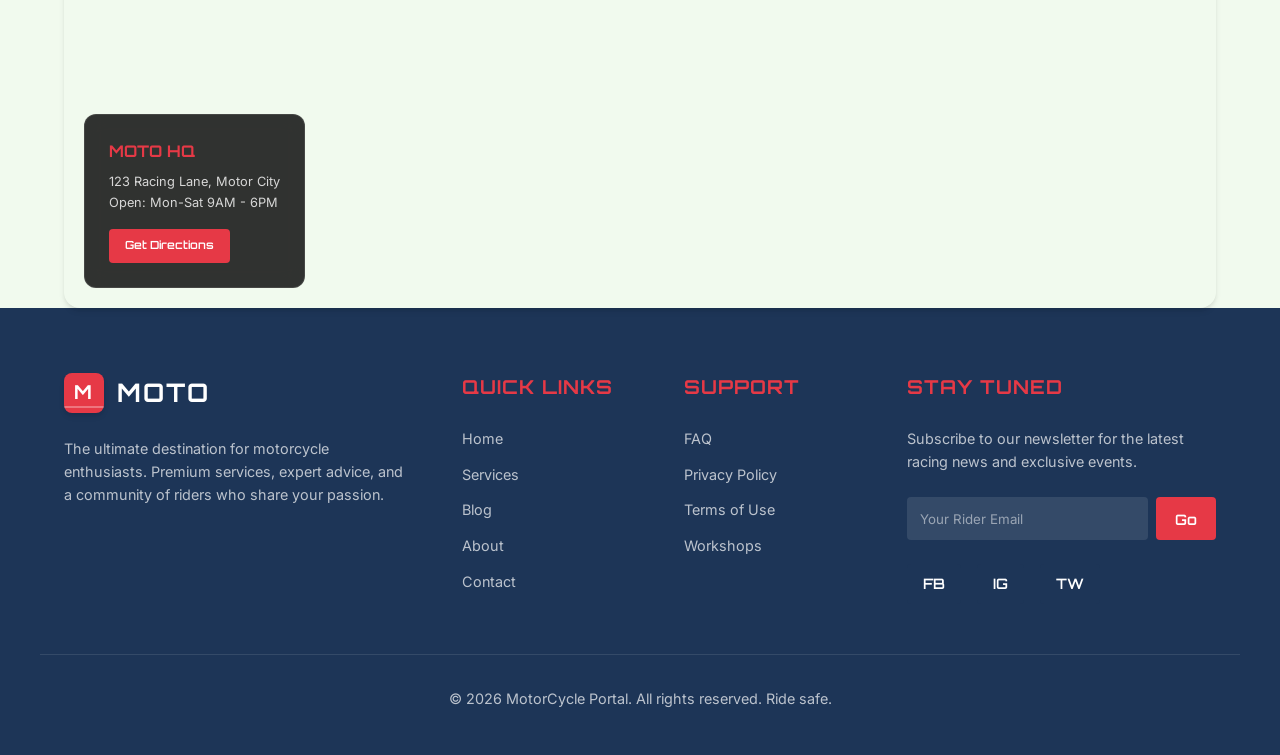
<file: contact.html>
<!DOCTYPE html>
<html lang="en">
<head>
    <meta charset="UTF-8">
    <meta name="viewport" content="width=device-width, initial-scale=1.0">
    <title>MotorCycle Portal | Contact</title>
    <link rel="icon" type="image/png" href="images/favicon.png">
    <link rel="stylesheet" href="index.css">
    <style>
        .contact-hero {
            height: 60vh;
            background: linear-gradient(rgba(29, 53, 87, 0.7), rgba(29, 53, 87, 0.7)), url('images/hero_adventure.png');
            background-size: cover;
            background-position: center;
            display: flex;
            align-items: center;
            text-align: left; /* Changed from center to left */
            color: white;
            clip-path: polygon(0 0, 100% 0, 100% 85%, 0 100%);
        }

        .contact-wrapper {
            margin-top: -100px;
            position: relative;
            z-index: 10;
        }

        .glass-card {
            background: rgba(255, 255, 255, 0.05);
            backdrop-filter: blur(15px);
            -webkit-backdrop-filter: blur(15px);
            border: 1px solid rgba(255, 255, 255, 0.1);
            border-radius: 16px;
            box-shadow: 0 8px 32px 0 rgba(31, 38, 135, 0.1);
            padding: 3rem;
        }

        [data-theme='dark'] .glass-card {
            background: rgba(27, 38, 59, 0.4);
            border: 1px solid rgba(255, 255, 255, 0.05);
        }

        .contact-form-container {
            background: var(--bg-white);
            border-radius: 16px;
            padding: 3rem;
            box-shadow: var(--shadow);
            border: 1px solid var(--border);
        }

        .form-row {
            display: grid;
            grid-template-columns: 1fr 1fr;
            gap: 1.5rem;
            margin-bottom: 1.5rem;
        }

        .form-group label {
            display: block;
            margin-bottom: 0.5rem;
            font-weight: 600;
            font-size: 0.8rem;
            color: var(--text-dark);
            text-transform: uppercase;
            letter-spacing: 1px;
        }

        .form-group input, .form-group textarea {
            width: 100%;
            padding: 1rem;
            border: 1px solid var(--border);
            border-radius: 8px;
            background-color: var(--bg-white);
            color: var(--text-dark);
            transition: var(--transition);
        }

        .form-group input:focus, .form-group textarea:focus {
            outline: none;
            border-color: var(--primary);
            box-shadow: 0 0 0 3px rgba(230, 57, 70, 0.1);
        }

        .contact-info-card {
            background: var(--secondary);
            color: white;
            padding: 2rem;
            border-radius: 12px;
            height: 100%;
            transition: var(--transition);
        }

        .contact-info-card:hover {
            transform: translateY(-5px);
            box-shadow: 0 10px 20px rgba(0, 0, 0, 0.2);
        }

        .contact-info-card h3 {
            color: var(--primary);
            margin-bottom: 1rem;
            font-size: 1.2rem;
        }

        .map-container {
            width: 100%;
            height: 450px;
            background: linear-gradient(45deg, var(--secondary), #2A4870);
            border-radius: 16px;
            position: relative;
            overflow: hidden;
            display: flex;
            align-items: center;
            justify-content: center;
            margin-top: 4rem;
            border: 1px solid var(--border);
        }

        .map-overlay {
            position: absolute;
            top: 0;
            left: 0;
            width: 100%;
            height: 100%;
            background: url('images/road.png');
            background-size: cover;
            background-position: center;
            opacity: 0.2;
            filter: grayscale(1);
        }

        .map-marker {
            width: 60px;
            height: 60px;
            background: var(--primary);
            border-radius: 50% 50% 50% 0;
            transform: rotate(-45deg);
            display: flex;
            align-items: center;
            justify-content: center;
            position: relative;
            z-index: 2;
            box-shadow: 0 0 20px rgba(230, 57, 70, 0.5);
            animation: pulse 2s infinite;
        }

        .map-marker::after {
            content: 'M';
            color: white;
            font-family: 'Orbitron', sans-serif;
            font-weight: 700;
            transform: rotate(45deg);
        }

        @keyframes pulse {
            0% { transform: rotate(-45deg) scale(1); }
            50% { transform: rotate(-45deg) scale(1.1); }
            100% { transform: rotate(-45deg) scale(1); }
        }

        .section-tag {
            display: inline-block;
            color: var(--primary);
            font-family: 'Orbitron', sans-serif;
            font-size: 0.8rem;
            font-weight: 700;
            margin-bottom: 1rem;
            text-transform: uppercase;
            letter-spacing: 2px;
        }

        @media (max-width: 768px) {
            .contact-hero { height: 40vh; }
            .form-row { grid-template-columns: 1fr; }
            .contact-wrapper { margin-top: -50px; }
            .glass-card { padding: 1.5rem; }
        }
    </style>
</head>
<body>
    <nav class="navbar">
        <div class="logo">
            <div class="logo-icon">M</div>
            <span>MOTO</span>
        </div>
        <ul class="nav-links">
            <li><a href="index.html">Home 1</a></li>
            <li><a href="home2.html">Home 2</a></li>
            <li><a href="about.html">About</a></li>
            <li><a href="services.html">Services</a></li>
            <li><a href="blog.html">Blog</a></li>
            <li><a href="contact.html" class="active">Contact</a></li>
            <li><a href="dashboard.html">Dashboard</a></li>
            <li class="mobile-only"><a href="login.html" class="btn btn-secondary">Login</a></li>
            <li class="mobile-only"><button class="btn btn-primary theme-toggle" title="Toggle Theme"></button></li>
        </ul>
        <div class="nav-actions desktop-only">
            <a href="login.html" class="btn btn-secondary">Login</a>
            <button class="btn btn-primary theme-toggle" title="Toggle Theme"></button>
        </div>
        <div class="hamburger">
            <span></span>
            <span></span>
            <span></span>
        </div>
    </nav>

    <header class="contact-hero">
        <div class="container" style="z-index: 2;">
            <span class="section-tag" style="color: var(--primary);">Contact Us</span>
            <h1 style="font-size: 3rem; margin-bottom: 1rem;">Get In Touch</h1>
            <p style="font-size: 1.2rem; opacity: 0.9;">Have questions or ready to ride? We're here to help you every mile of the way.</p>
        </div>
    </header>

    <main class="container contact-wrapper">
        <div class="grid grid-2">
            <!-- 1. Contact Form -->
            <div class="contact-form-container">
                <span class="section-tag">Direct Message</span>
                <h2 style="margin-bottom: 2rem;">Send us a Message</h2>
                <form>
                    <div class="form-row">
                        <div class="form-group">
                            <label for="name">Full Name</label>
                            <input type="text" id="name" placeholder="Your Name" required>
                        </div>
                        <div class="form-group">
                            <label for="email">Email Address</label>
                            <input type="email" id="email" placeholder="email@example.com" required>
                        </div>
                    </div>
                    <div class="form-group" style="margin-bottom: 1.5rem;">
                        <label for="subject">Subject</label>
                        <input type="text" id="subject" placeholder="What is this about?">
                    </div>
                    <div class="form-group" style="margin-bottom: 2rem;">
                        <label for="message">Message</label>
                        <textarea id="message" rows="5" placeholder="Your message here..."></textarea>
                    </div>
                    <button type="submit" class="btn btn-primary" style="width: 100%;">Send Message</button>
                </form>
            </div>

            <!-- 2. Contact Details & Glass Card -->
            <div class="glass-card" style="display: flex; flex-direction: column; gap: 2rem;">
                <span class="section-tag" style="color: var(--primary);">Our Details</span>
                <div class="contact-info-card">
                    <h3>Address</h3>
                    <p>123 Racing Lane, Motor City<br>MC 45678, United States</p>
                </div>
                <div class="contact-info-card">
                    <h3>Phone & Working Hours</h3>
                    <p>+1 (555) 010-9988<br>Mon - Sat: 9:00 AM - 6:00 PM</p>
                </div>
                <div class="contact-info-card">
                    <h3>Email Support</h3>
                    <p>support@motoportale.com<br>sales@motoportale.com</p>
                </div>
            </div>
        </div>

        <!-- 3. Map -->
        <div class="map-section" style="margin-top: 5rem;">
            <div style="text-align: center; margin-bottom: 3rem;">
                <span class="section-tag">Location</span>
                <h2>Visit Our Showroom</h2>
            </div>
            <div class="map-container" style="padding: 0; background: none; border: none; overflow: hidden; box-shadow: var(--shadow);">
                <iframe 
                    src="https://www.google.com/maps/embed?pb=!1m18!1m12!1m3!1d15444.604928373357!2d121.0375836!3d14.6200236!2m3!1f0!2f0!3f0!3m2!1i1024!2i768!4f13.1!3m3!1m2!1s0x3397b777a875a6f3%3A0xe5498f8287ecc0d!2sQuezon%20City%2C%20Metro%20Manila!5e0!3m2!1sen!2sph!4v1710640000000!5m2!1sen!2sph" 
                    width="100%" 
                    height="100%" 
                    style="border:0; filter: grayscale(0.5) contrast(1.2) invert(90%) hue-rotate(180deg);" 
                    allowfullscreen="" 
                    loading="lazy" 
                    referrerpolicy="no-referrer-when-downgrade">
                </iframe>
                <div style="position: absolute; bottom: 20px; left: 20px; background: rgba(0,0,0,0.8); color: white; padding: 1.5rem; border-radius: 12px; backdrop-filter: blur(10px); border: 1px solid rgba(255,255,255,0.1); z-index: 10;">
                    <h4 style="margin-bottom: 0.5rem; color: var(--primary); font-family: 'Orbitron', sans-serif;">MOTO HQ</h4>
                    <p style="font-size: 0.8rem; opacity: 0.8;">123 Racing Lane, Motor City<br>Open: Mon-Sat 9AM - 6PM</p>
                    <a href="https://maps.google.com" target="_blank" class="btn btn-primary" style="margin-top: 1rem; padding: 0.5rem 1rem; font-size: 0.7rem;">Get Directions</a>
                </div>
            </div>
        </div>
    </main>

    <footer class="footer">
        <div class="container footer-grid">
            <div>
                <div class="logo" style="margin-bottom: 1.5rem; color: white;">
                    <div class="logo-icon" style="background-color: var(--primary);">M</div>
                    <span>MOTO</span>
                </div>
                <p>The ultimate destination for motorcycle enthusiasts. Premium services, expert advice, and a community of riders who share your passion.</p>
            </div>
            <div>
                <h3>Quick Links</h3>
                <ul>
                    <li><a href="index.html">Home</a></li>
                    <li><a href="services.html">Services</a></li>
                    <li><a href="blog.html">Blog</a></li>
                    <li><a href="about.html">About</a></li>
                    <li><a href="contact.html">Contact</a></li>
                </ul>
            </div>
            <div>
                <h3>Support</h3>
                <ul>
                    <li><a href="#">FAQ</a></li>
                    <li><a href="#">Privacy Policy</a></li>
                    <li><a href="#">Terms of Use</a></li>
                    <li><a href="#">Workshops</a></li>
                </ul>
            </div>
            <div>
                <h3>Stay Tuned</h3>
                <p>Subscribe to our newsletter for the latest racing news and exclusive events.</p>
                <div class="footer-newsletter">
                    <form>
                        <input type="email" placeholder="Your Rider Email" required>
                        <button type="submit" class="btn btn-primary">Go</button>
                    </form>
                </div>
                <div style="display: flex; gap: 1rem; margin-top: 1.5rem;">
                    <a href="#" class="btn btn-secondary" style="padding: 0.5rem 1rem;">FB</a>
                    <a href="#" class="btn btn-secondary" style="padding: 0.5rem 1rem;">IG</a>
                    <a href="#" class="btn btn-secondary" style="padding: 0.5rem 1rem;">TW</a>
                </div>
            </div>
        </div>
        <div class="container footer-bottom">
            <p>&copy; 2026 MotorCycle Portal. All rights reserved. Ride safe.</p>
        </div>
    </footer>

    <script src="main.js"></script>
</body>
</html>
</file>
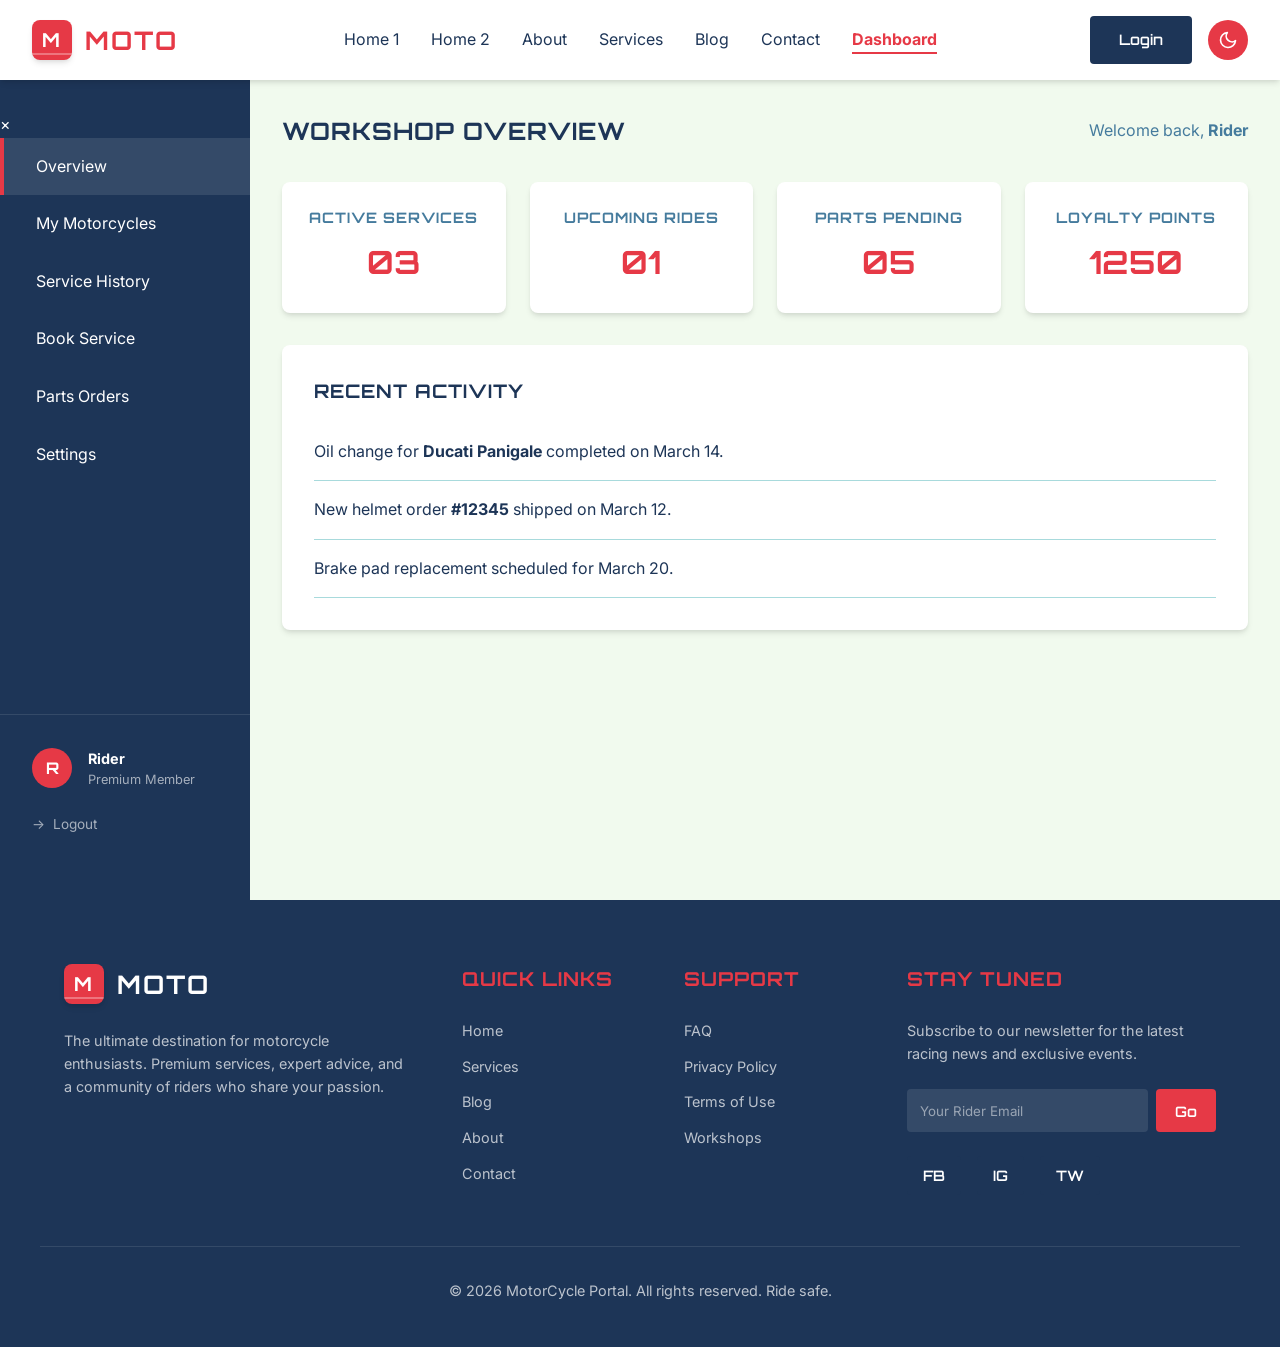
<file: dashboard.html>
<!DOCTYPE html>
<html lang="en">
<head>
    <meta charset="UTF-8">
    <meta name="viewport" content="width=device-width, initial-scale=1.0">
    <title>MotorCycle Portal | Dashboard</title>
    <link rel="icon" type="image/png" href="images/favicon.png">
    <link rel="stylesheet" href="index.css">
    <style>
        .dashboard-layout {
            display: flex;
            min-height: calc(100vh - 80px);
        }
        .sidebar-nav {
            width: 250px;
            background-color: var(--secondary);
            color: white;
            padding: 2rem 0;
            transition: var(--transition);
            display: flex;
            flex-direction: column;
            justify-content: space-between;
        }
        .sidebar-footer {
            padding: 2rem;
            border-top: 1px solid rgba(255, 255, 255, 0.1);
        }
        .profile-mini {
            display: flex;
            align-items: center;
            gap: 1rem;
            margin-bottom: 1.5rem;
        }
        .avatar-circle {
            width: 40px;
            height: 40px;
            background: var(--primary);
            border-radius: 50%;
            display: flex;
            align-items: center;
            justify-content: center;
            font-weight: 700;
            font-family: 'Orbitron', sans-serif;
        }
        .profile-mini .info {
            font-size: 0.9rem;
        }
        .logout-link {
            color: rgba(255, 255, 255, 0.6);
            font-size: 0.85rem;
            display: flex;
            align-items: center;
            gap: 0.5rem;
            transition: color 0.3s;
        }
        .logout-link:hover {
            color: var(--primary);
        }
        .sidebar-nav ul li a {
            display: block;
            padding: 1rem 2rem;
            border-left: 4px solid transparent;
        }
        .sidebar-nav ul li a:hover, .sidebar-nav ul li a.active {
            background-color: rgba(255, 255, 255, 0.1);
            border-left-color: var(--primary);
        }
        .main-content {
            flex: 1;
            padding: 2rem;
            background-color: var(--bg-light);
        }
        .stat-grid {
            display: grid;
            grid-template-columns: repeat(auto-fit, minmax(200px, 1fr));
            gap: 1.5rem;
            margin-bottom: 2rem;
        }
        .stat-card {
            background: var(--bg-white);
            padding: 1.5rem;
            border-radius: 8px;
            box-shadow: var(--shadow);
            text-align: center;
        }
        .stat-card h3 {
            font-size: 0.9rem;
            color: var(--text-muted);
            margin-bottom: 0.5rem;
        }
        .stat-card .value {
            font-size: 2rem;
            font-weight: 700;
            color: var(--primary);
            font-family: 'Orbitron', sans-serif;
        }

        /* Mobile Adjustments for Dashboard Sidebar */
        @media (max-width: 992px) {
            .navbar .nav-links {
                display: none !important; /* Hide main nav links on dashboard mobile */
            }
            .dashboard-layout {
                flex-direction: column;
            }
            .sidebar-nav {
                position: fixed;
                top: 0;
                left: -100%;
                width: 100%;
                height: 100vh;
                z-index: 2000;
                background-color: var(--secondary);
                display: block;
                padding-top: 5rem;
                transition: transform 0.3s ease;
            }
            .sidebar-nav.active {
                left: 0;
                transform: translateX(100%);
            }
            .sidebar-nav.active {
                left: -100%;
                transform: translateX(100%);
            }
            /* Correcting the logic for left:-100% to 0 */
            .sidebar-nav.active {
                left: 0;
                transform: none;
            }

            .main-content {
                padding: 1.5rem;
            }
            
            .mobile-sidebar-close {
                position: absolute;
                top: 1.5rem;
                right: 1.5rem;
                font-size: 2rem;
                color: white;
                cursor: pointer;
            }
            
            .mobile-sidebar-actions {
                margin-top: 2rem;
                padding: 0 2rem;
                display: flex;
                flex-direction: column;
                gap: 1rem;
            }
        }
    </style>
</head>
<body>
    <nav class="navbar">
        <div class="logo">
            <div class="logo-icon">M</div>
            <span>MOTO</span>
        </div>
        <ul class="nav-links">
            <li><a href="index.html">Home 1</a></li>
            <li><a href="home2.html">Home 2</a></li>
            <li><a href="about.html">About</a></li>
            <li><a href="services.html">Services</a></li>
            <li><a href="blog.html">Blog</a></li>
            <li><a href="contact.html">Contact</a></li>
            <li><a href="dashboard.html" class="active">Dashboard</a></li>
            <li class="mobile-only"><a href="login.html" class="btn btn-secondary">Login</a></li>
            <li class="mobile-only"><button class="btn btn-primary theme-toggle" title="Toggle Theme"></button></li>
        </ul>
        <div class="nav-actions desktop-only">
            <a href="login.html" class="btn btn-secondary">Login</a>
            <button class="btn btn-primary theme-toggle" title="Toggle Theme"></button>
        </div>
        <div class="hamburger" id="dash-hamburger">
            <span></span>
            <span></span>
            <span></span>
        </div>
    </nav>

    <div class="dashboard-layout">
        <aside class="sidebar-nav" id="sidebar">
            <div style="flex-grow: 1;">
                <div class="mobile-sidebar-close desktop-only" id="close-sidebar">&times;</div>
                <div class="mobile-sidebar-close mobile-only" id="close-sidebar-mobile">&times;</div>
                <ul>
                    <li><a href="#" class="active">Overview</a></li>
                    <li><a href="#">My Motorcycles</a></li>
                    <li><a href="#">Service History</a></li>
                    <li><a href="#">Book Service</a></li>
                    <li><a href="#">Parts Orders</a></li>
                    <li><a href="#">Settings</a></li>
                </ul>
            </div>
            
            <div class="sidebar-footer">
                <div class="profile-mini">
                    <div class="avatar-circle">R</div>
                    <div class="info">
                        <strong>Rider</strong>
                        <div style="opacity: 0.6; font-size: 0.8rem;">Premium Member</div>
                    </div>
                </div>
                <a href="login.html" class="logout-link">
                    <span>&rarr;</span> Logout
                </a>
                <div class="mobile-sidebar-actions mobile-only" style="margin-top: 1.5rem; padding: 0;">
                    <button class="btn btn-primary theme-toggle" style="width: 100%;">Toggle Theme</button>
                </div>
            </div>
        </aside>

        <main class="main-content">
            <div style="display: flex; justify-content: space-between; align-items: center; margin-bottom: 2rem;">
                <h2>Workshop Overview</h2>
                <div style="color: var(--text-muted);">Welcome back, <strong>Rider</strong></div>
            </div>

            <div class="stat-grid">
                <div class="stat-card">
                    <h3>Active Services</h3>
                    <div class="value">03</div>
                </div>
                <div class="stat-card">
                    <h3>Upcoming Rides</h3>
                    <div class="value">01</div>
                </div>
                <div class="stat-card">
                    <h3>Parts Pending</h3>
                    <div class="value">05</div>
                </div>
                <div class="stat-card">
                    <h3>Loyalty Points</h3>
                    <div class="value">1250</div>
                </div>
            </div>

            <div class="card">
                <h3>Recent Activity</h3>
                <div style="margin-top: 1rem;">
                    <p style="padding: 1rem 0; border-bottom: 1px solid var(--border);">Oil change for <strong>Ducati Panigale</strong> completed on March 14.</p>
                    <p style="padding: 1rem 0; border-bottom: 1px solid var(--border);">New helmet order <strong>#12345</strong> shipped on March 12.</p>
                    <p style="padding: 1rem 0; border-bottom: 1px solid var(--border);">Brake pad replacement scheduled for March 20.</p>
                </div>
            </div>
        </main>
    </div>

    <footer class="footer">
        <div class="container footer-grid">
            <div>
                <div class="logo" style="margin-bottom: 1.5rem; color: white;">
                    <div class="logo-icon" style="background-color: var(--primary);">M</div>
                    <span>MOTO</span>
                </div>
                <p>The ultimate destination for motorcycle enthusiasts. Premium services, expert advice, and a community of riders who share your passion.</p>
            </div>
            <div>
                <h3>Quick Links</h3>
                <ul>
                    <li><a href="index.html">Home</a></li>
                    <li><a href="services.html">Services</a></li>
                    <li><a href="blog.html">Blog</a></li>
                    <li><a href="about.html">About</a></li>
                    <li><a href="contact.html">Contact</a></li>
                </ul>
            </div>
            <div>
                <h3>Support</h3>
                <ul>
                    <li><a href="#">FAQ</a></li>
                    <li><a href="#">Privacy Policy</a></li>
                    <li><a href="#">Terms of Use</a></li>
                    <li><a href="#">Workshops</a></li>
                </ul>
            </div>
            <div>
                <h3>Stay Tuned</h3>
                <p>Subscribe to our newsletter for the latest racing news and exclusive events.</p>
                <div class="footer-newsletter">
                    <form>
                        <input type="email" placeholder="Your Rider Email" required>
                        <button type="submit" class="btn btn-primary">Go</button>
                    </form>
                </div>
                <div style="display: flex; gap: 1rem; margin-top: 1.5rem;">
                    <a href="#" class="btn btn-secondary" style="padding: 0.5rem 1rem;">FB</a>
                    <a href="#" class="btn btn-secondary" style="padding: 0.5rem 1rem;">IG</a>
                    <a href="#" class="btn btn-secondary" style="padding: 0.5rem 1rem;">TW</a>
                </div>
            </div>
        </div>
        <div class="container footer-bottom">
            <p>&copy; 2026 MotorCycle Portal. All rights reserved. Ride safe.</p>
        </div>
    </footer>

    <script src="main.js"></script>
    <script>
        // Specific dashboard hamburger logic
        const dashHamburger = document.getElementById('dash-hamburger');
        const sidebar = document.getElementById('sidebar');
        const closeBtn = document.getElementById('close-sidebar-mobile');
        
        function toggleSidebar() {
            sidebar.classList.toggle('active');
            if (sidebar.classList.contains('active')) {
                document.body.style.overflow = 'hidden';
            } else {
                document.body.style.overflow = '';
            }
        }

        if (dashHamburger && sidebar) {
            dashHamburger.addEventListener('click', toggleSidebar);
        }
        
        if (closeBtn) {
            closeBtn.addEventListener('click', toggleSidebar);
        }

        // Close sidebar when clicking links on mobile
        const sidebarLinks = sidebar.querySelectorAll('a');
        sidebarLinks.forEach(link => {
            link.addEventListener('click', () => {
                if (window.innerWidth <= 992) {
                    toggleSidebar();
                }
            });
        });
    </script>
    </script>
</body>
</html>
</file>
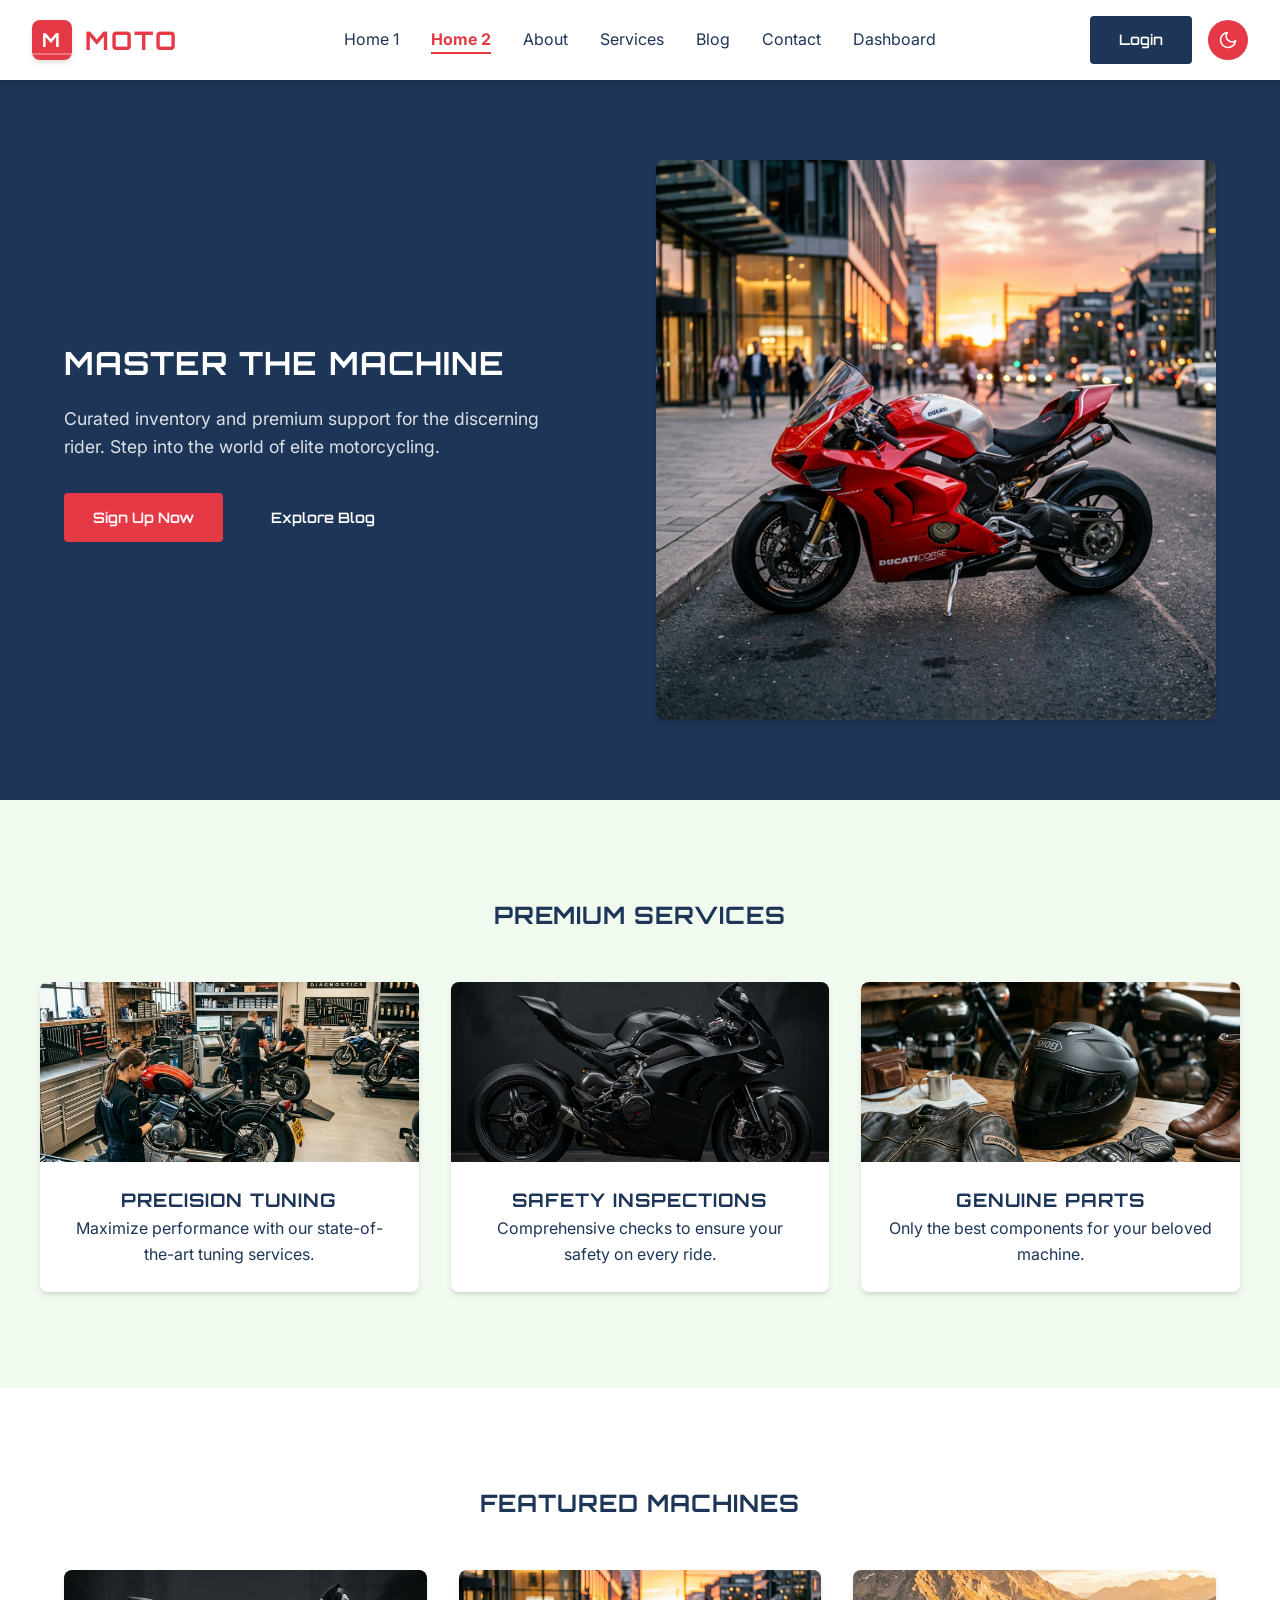
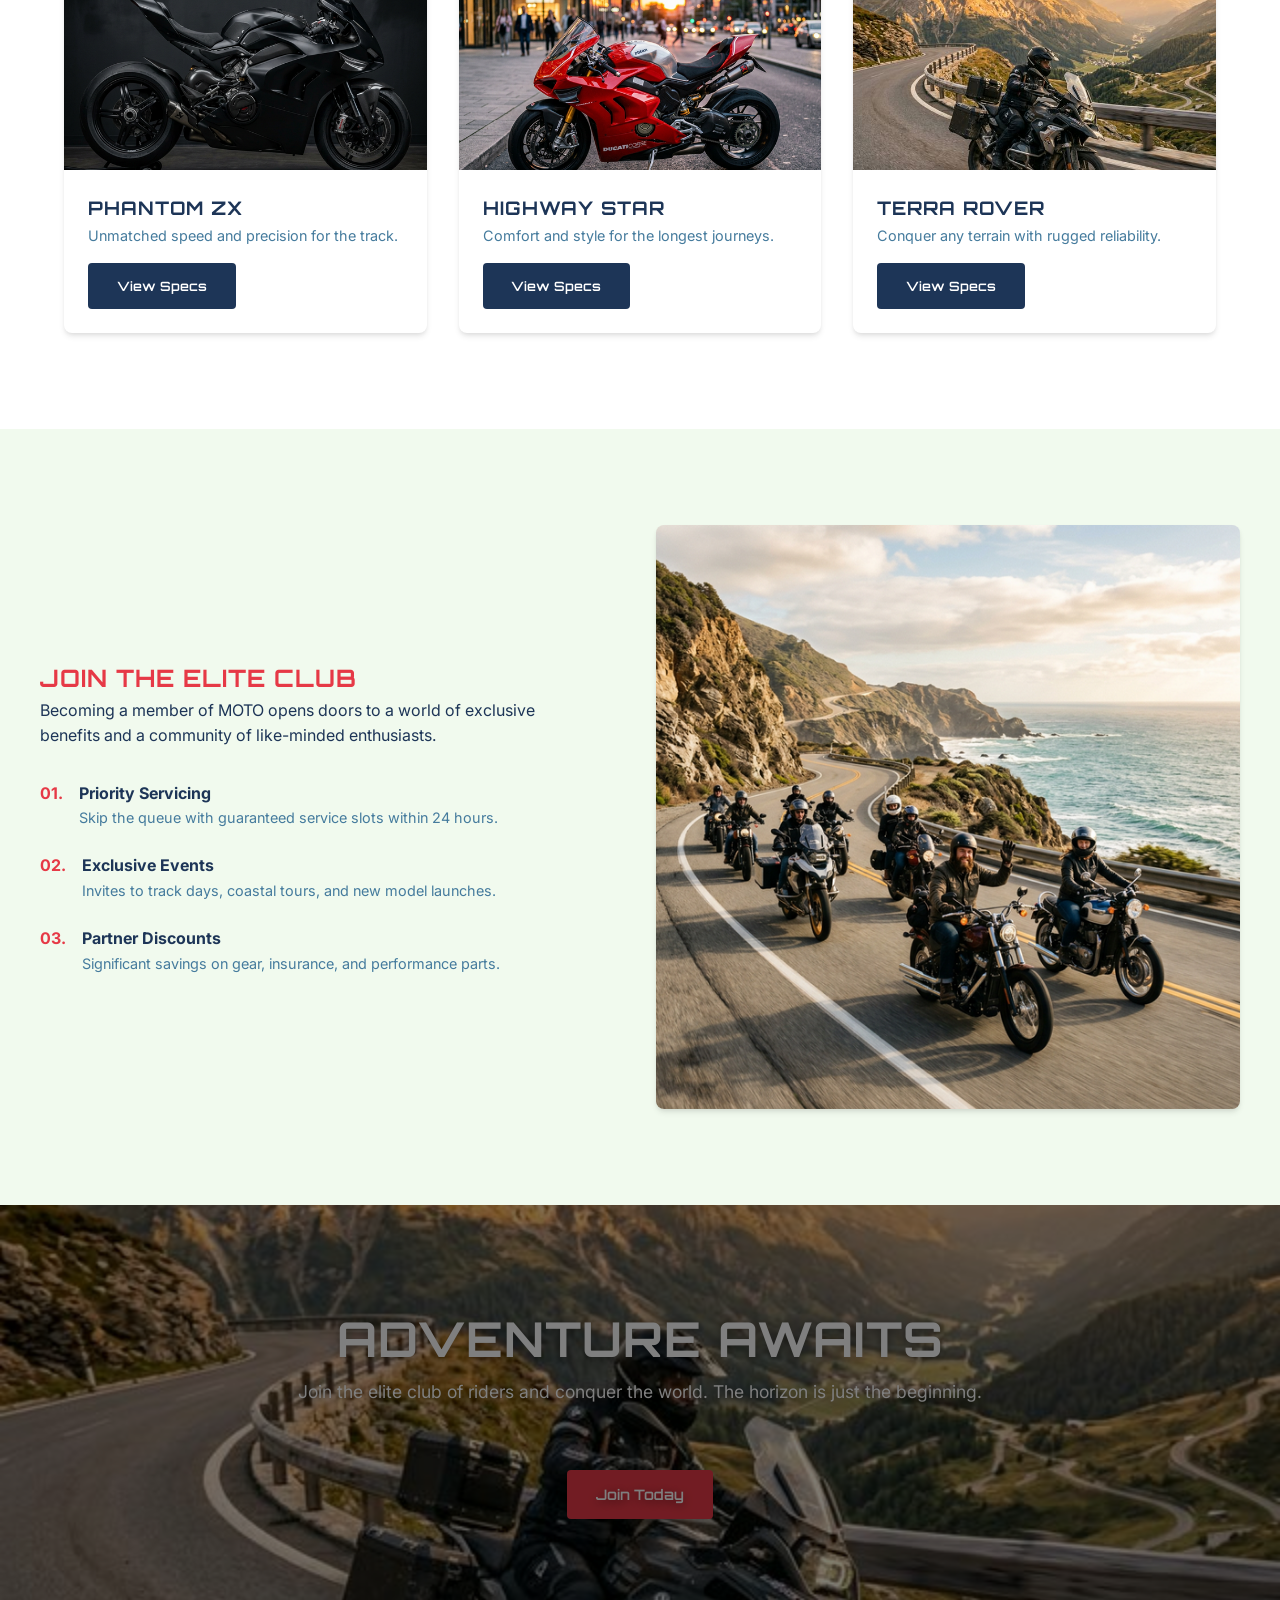
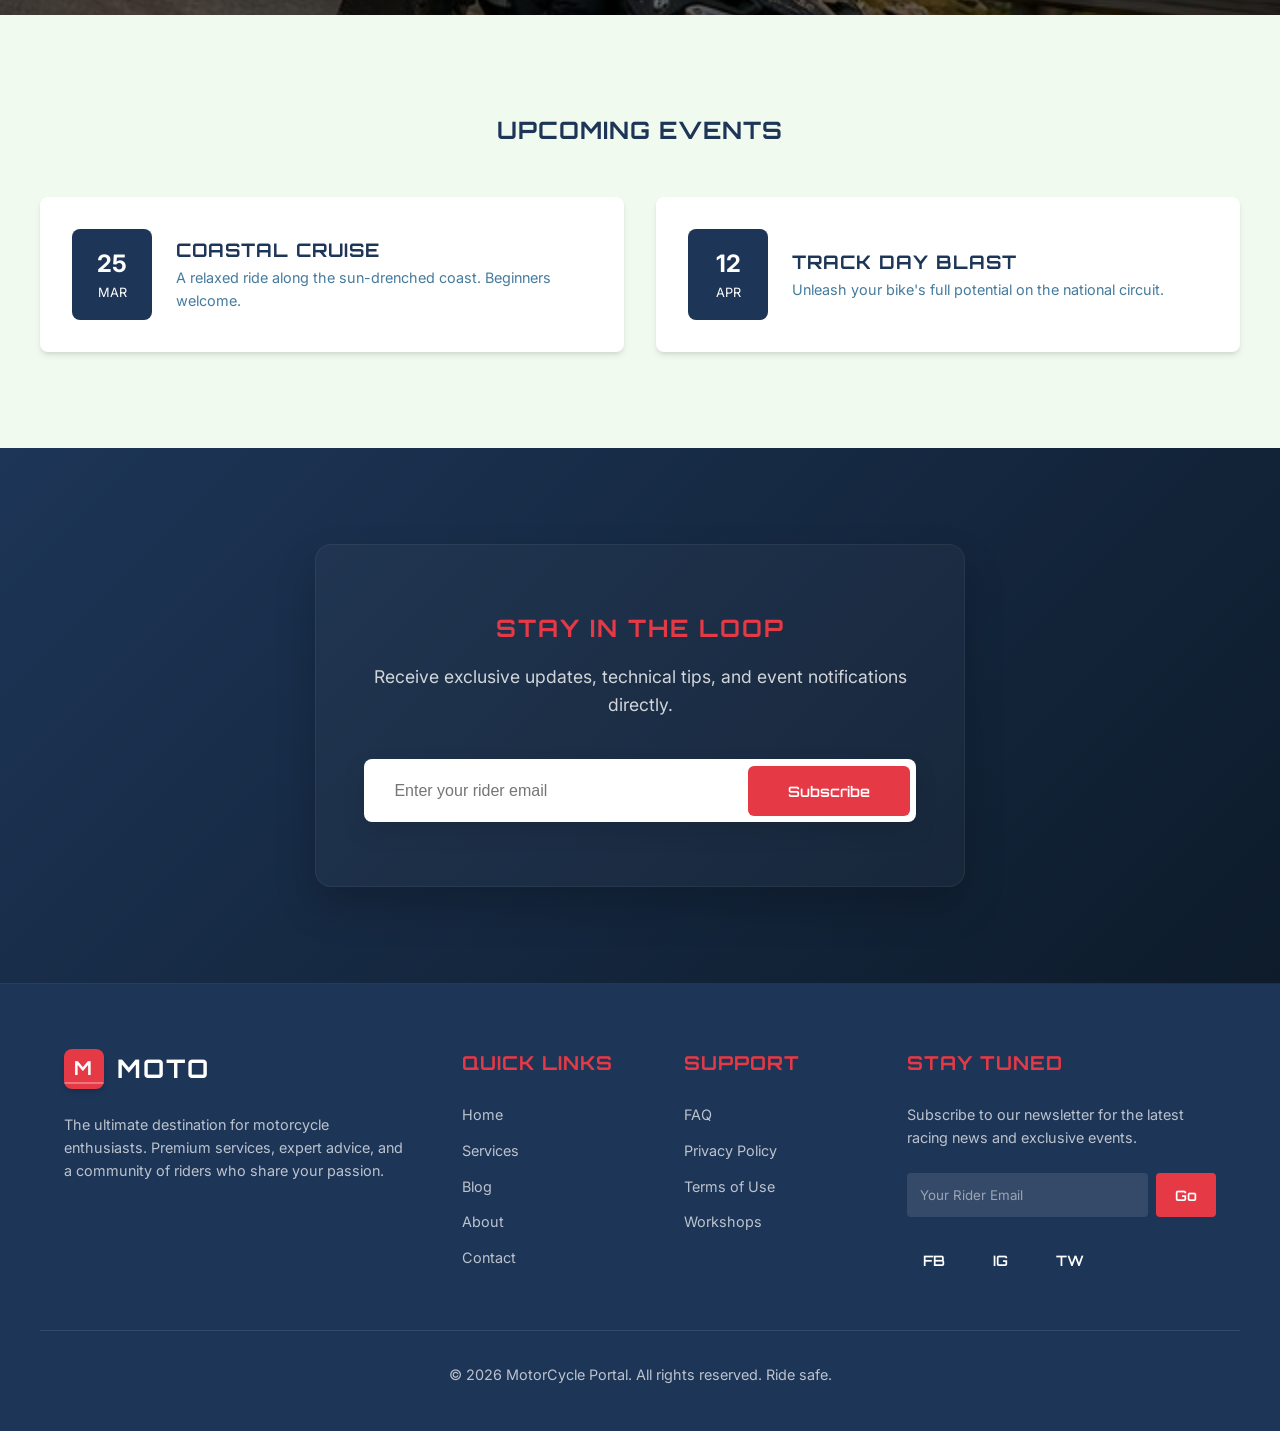
<file: home2.html>
<!DOCTYPE html>
<html lang="en">
<head>
    <meta charset="UTF-8">
    <meta name="viewport" content="width=device-width, initial-scale=1.0">
    <title>MotorCycle Portal | Home 2</title>
    <link rel="icon" type="image/png" href="images/favicon.png">
    <link rel="stylesheet" href="index.css">
</head>
<body>
    <nav class="navbar">
        <div class="logo">
            <div class="logo-icon">M</div>
            <span>MOTO</span>
        </div>
        <ul class="nav-links">
            <li><a href="index.html">Home 1</a></li>
            <li><a href="home2.html" class="active">Home 2</a></li>
            <li><a href="about.html">About</a></li>
            <li><a href="services.html">Services</a></li>
            <li><a href="blog.html">Blog</a></li>
            <li><a href="contact.html">Contact</a></li>
            <li><a href="dashboard.html">Dashboard</a></li>
            <li class="mobile-only"><a href="login.html" class="btn btn-secondary">Login</a></li>
            <li class="mobile-only"><button class="btn btn-primary theme-toggle" title="Toggle Theme"></button></li>
        </ul>
        <div class="nav-actions desktop-only">
            <a href="login.html" class="btn btn-secondary">Login</a>
            <button class="btn btn-primary theme-toggle" title="Toggle Theme"></button>
        </div>
        <div class="hamburger">
            <span></span>
            <span></span>
            <span></span>
        </div>
    </nav>

    <!-- H1 Hero Section - Split Layout -->
    <header class="hero hero-dark">
        <div class="container grid grid-2" style="align-items: center;">
            <div class="hero-content">
                <h1 style="color: var(--primary); margin-bottom: 1rem;">Master the Machine</h1>
                <p style="max-width: 500px;">Curated inventory and premium support for the discerning rider. Step into the world of elite motorcycling.</p>
                <div style="margin-top: 2rem;">
                    <a href="signup.html" class="btn btn-primary">Sign Up Now</a>
                    <a href="blog.html" class="btn btn-secondary" style="margin-left: 1rem;">Explore Blog</a>
                </div>
            </div>
            <div class="hero-image">
                <img src="images/hero.png" alt="Motorcycle" style="border-radius: 8px; box-shadow: var(--shadow);">
            </div>
        </div>
    </header>

    <!-- Section 2: Services Preview -->
    <section class="section container">
        <h2 style="text-align: center; margin-bottom: 3rem;">Premium Services</h2>
        <div class="grid grid-3">
            <div class="card" style="text-align: center; padding: 0; overflow: hidden;">
                <img src="images/workshop_detail.png" alt="Precision Tuning" style="width: 100%; height: 180px; object-fit: cover;">
                <div style="padding: 1.5rem;">
                    <h3>Precision Tuning</h3>
                    <p>Maximize performance with our state-of-the-art tuning services.</p>
                </div>
            </div>
            <div class="card" style="text-align: center; padding: 0; overflow: hidden;">
                <img src="images/bike2.png" alt="Safety Inspections" style="width: 100%; height: 180px; object-fit: cover;">
                <div style="padding: 1.5rem;">
                    <h3>Safety Inspections</h3>
                    <p>Comprehensive checks to ensure your safety on every ride.</p>
                </div>
            </div>
            <div class="card" style="text-align: center; padding: 0; overflow: hidden;">
                <img src="images/gear.png" alt="Genuine Parts" style="width: 100%; height: 180px; object-fit: cover;">
                <div style="padding: 1.5rem;">
                    <h3>Genuine Parts</h3>
                    <p>Only the best components for your beloved machine.</p>
                </div>
            </div>
        </div>
    </section>

    <!-- Section 3: Featured Machines -->
    <section class="section" style="background-color: var(--bg-white);">
        <div class="container">
            <h2 style="text-align: center; margin-bottom: 3rem;">Featured Machines</h2>
            <div class="grid grid-3">
                <div class="card" style="padding: 0; overflow: hidden;">
                    <img src="images/bike2.png" alt="Sportbike" style="width: 100%; height: 200px; object-fit: cover;">
                    <div style="padding: 1.5rem;">
                        <h3>Phantom ZX</h3>
                        <p style="font-size: 0.9rem; color: var(--text-muted); margin-bottom: 1rem;">Unmatched speed and precision for the track.</p>
                        <a href="#" class="btn btn-secondary" style="font-size: 0.8rem;">View Specs</a>
                    </div>
                </div>
                <div class="card" style="padding: 0; overflow: hidden;">
                    <img src="images/hero.png" alt="Cruiser" style="width: 100%; height: 200px; object-fit: cover;">
                    <div style="padding: 1.5rem;">
                        <h3>Highway Star</h3>
                        <p style="font-size: 0.9rem; color: var(--text-muted); margin-bottom: 1rem;">Comfort and style for the longest journeys.</p>
                        <a href="#" class="btn btn-secondary" style="font-size: 0.8rem;">View Specs</a>
                    </div>
                </div>
                <div class="card" style="padding: 0; overflow: hidden;">
                    <img src="images/hero_adventure.png" alt="Adventure" style="width: 100%; height: 200px; object-fit: cover;">
                    <div style="padding: 1.5rem;">
                        <h3>Terra Rover</h3>
                        <p style="font-size: 0.9rem; color: var(--text-muted); margin-bottom: 1rem;">Conquer any terrain with rugged reliability.</p>
                        <a href="#" class="btn btn-secondary" style="font-size: 0.8rem;">View Specs</a>
                    </div>
                </div>
            </div>
        </div>
    </section>

    <!-- Section 4: Club Benefits -->
    <section class="section container">
        <div class="grid grid-2" style="align-items: center;">
            <div style="padding-right: 2rem;">
                <h2 style="color: var(--primary);">Join the Elite Club</h2>
                <p>Becoming a member of MOTO opens doors to a world of exclusive benefits and a community of like-minded enthusiasts.</p>
                <ul style="margin-top: 2rem;">
                    <li style="margin-bottom: 1.5rem; display: flex; gap: 1rem;">
                        <span style="color: var(--primary); font-weight: 700;">01.</span>
                        <div>
                            <strong>Priority Servicing</strong>
                            <p style="font-size: 0.9rem; color: var(--text-muted);">Skip the queue with guaranteed service slots within 24 hours.</p>
                        </div>
                    </li>
                    <li style="margin-bottom: 1.5rem; display: flex; gap: 1rem;">
                        <span style="color: var(--primary); font-weight: 700;">02.</span>
                        <div>
                            <strong>Exclusive Events</strong>
                            <p style="font-size: 0.9rem; color: var(--text-muted);">Invites to track days, coastal tours, and new model launches.</p>
                        </div>
                    </li>
                    <li style="display: flex; gap: 1rem;">
                        <span style="color: var(--primary); font-weight: 700;">03.</span>
                        <div>
                            <strong>Partner Discounts</strong>
                            <p style="font-size: 0.9rem; color: var(--text-muted);">Significant savings on gear, insurance, and performance parts.</p>
                        </div>
                    </li>
                </ul>
            </div>
            <div>
                <img src="images/event.png" alt="Club Ride" style="border-radius: 8px; box-shadow: var(--shadow);">
            </div>
        </div>
    </section>

    <!-- Section 5: Adventure Callout -->
    <section class="section hero-centered" style="background-image: url('images/hero_adventure.png'); min-height: 40vh;">
        <div class="hero-content">
            <h2 style="font-size: 3rem;">Adventure Awaits</h2>
            <p>Join the elite club of riders and conquer the world. The horizon is just the beginning.</p>
            <a href="signup.html" class="btn btn-primary" style="margin-top: 2rem;">Join Today</a>
        </div>
    </section>

    <!-- Section 6: Upcoming Events -->
    <section class="section container">
        <h2 style="text-align: center; margin-bottom: 3rem;">Upcoming Events</h2>
        <div class="grid grid-2">
            <div class="card" style="display: flex; gap: 1.5rem; align-items: center;">
                <div style="background-color: var(--secondary); color: white; padding: 1rem; border-radius: 8px; text-align: center; min-width: 80px;">
                    <div style="font-size: 1.5rem; font-weight: 700;">25</div>
                    <div style="font-size: 0.8rem; text-transform: uppercase;">Mar</div>
                </div>
                <div>
                    <h3>Coastal Cruise</h3>
                    <p style="font-size: 0.9rem; color: var(--text-muted);">A relaxed ride along the sun-drenched coast. Beginners welcome.</p>
                </div>
            </div>
            <div class="card" style="display: flex; gap: 1.5rem; align-items: center;">
                <div style="background-color: var(--secondary); color: white; padding: 1rem; border-radius: 8px; text-align: center; min-width: 80px;">
                    <div style="font-size: 1.5rem; font-weight: 700;">12</div>
                    <div style="font-size: 0.8rem; text-transform: uppercase;">Apr</div>
                </div>
                <div>
                    <h3>Track Day Blast</h3>
                    <p style="font-size: 0.9rem; color: var(--text-muted);">Unleash your bike's full potential on the national circuit.</p>
                </div>
            </div>
        </div>
    </section>

    <!-- Section 7: Newsletter (Differentiated from Footer) -->
    <section class="section" style="background: linear-gradient(135deg, var(--secondary) 0%, #0d1b2a 100%); color: white; border-bottom: 1px solid rgba(255,255,255,0.05); padding: 6rem 0;">
        <div class="container" style="text-align: center;">
            <div style="max-width: 650px; margin: 0 auto; background: rgba(255,255,255,0.03); padding: 4rem 3rem; border-radius: 16px; border: 1px solid rgba(255,255,255,0.05); box-shadow: 0 20px 40px rgba(0,0,0,0.2);">
                <h2 style="font-family: 'Orbitron', sans-serif; letter-spacing: 2px; color: var(--primary); margin-bottom: 1rem;">STAY IN THE LOOP</h2>
                <p style="margin-bottom: 2.5rem; opacity: 0.8; font-size: 1.1rem;">Receive exclusive updates, technical tips, and event notifications directly.</p>
                <form style="display: flex; gap: 0; background: white; padding: 0.4rem; border-radius: 8px; box-shadow: 0 10px 25px rgba(0,0,0,0.1);">
                    <input type="email" placeholder="Enter your rider email" style="flex: 1; padding: 1rem 1.5rem; border: none; outline: none; background: transparent; color: var(--secondary); font-size: 1rem;">
                    <button type="submit" class="btn btn-primary" style="padding: 1rem 2.5rem; border-radius: 6px;">Subscribe</button>
                </form>
            </div>
        </div>
    </section>

    <footer class="footer">
        <div class="container footer-grid">
            <div>
                <div class="logo" style="margin-bottom: 1.5rem; color: white;">
                    <div class="logo-icon" style="background-color: var(--primary);">M</div>
                    <span>MOTO</span>
                </div>
                <p>The ultimate destination for motorcycle enthusiasts. Premium services, expert advice, and a community of riders who share your passion.</p>
            </div>
            <div>
                <h3>Quick Links</h3>
                <ul>
                    <li><a href="index.html">Home</a></li>
                    <li><a href="services.html">Services</a></li>
                    <li><a href="blog.html">Blog</a></li>
                    <li><a href="about.html">About</a></li>
                    <li><a href="contact.html">Contact</a></li>
                </ul>
            </div>
            <div>
                <h3>Support</h3>
                <ul>
                    <li><a href="#">FAQ</a></li>
                    <li><a href="#">Privacy Policy</a></li>
                    <li><a href="#">Terms of Use</a></li>
                    <li><a href="#">Workshops</a></li>
                </ul>
            </div>
            <div>
                <h3>Stay Tuned</h3>
                <p>Subscribe to our newsletter for the latest racing news and exclusive events.</p>
                <div class="footer-newsletter">
                    <form>
                        <input type="email" placeholder="Your Rider Email" required>
                        <button type="submit" class="btn btn-primary">Go</button>
                    </form>
                </div>
                <div style="display: flex; gap: 1rem; margin-top: 1.5rem;">
                    <a href="#" class="btn btn-secondary" style="padding: 0.5rem 1rem;">FB</a>
                    <a href="#" class="btn btn-secondary" style="padding: 0.5rem 1rem;">IG</a>
                    <a href="#" class="btn btn-secondary" style="padding: 0.5rem 1rem;">TW</a>
                </div>
            </div>
        </div>
        <div class="container footer-bottom">
            <p>&copy; 2026 MotorCycle Portal. All rights reserved. Ride safe.</p>
        </div>
    </footer>

    <script src="main.js"></script>
</body>
</html>
</file>
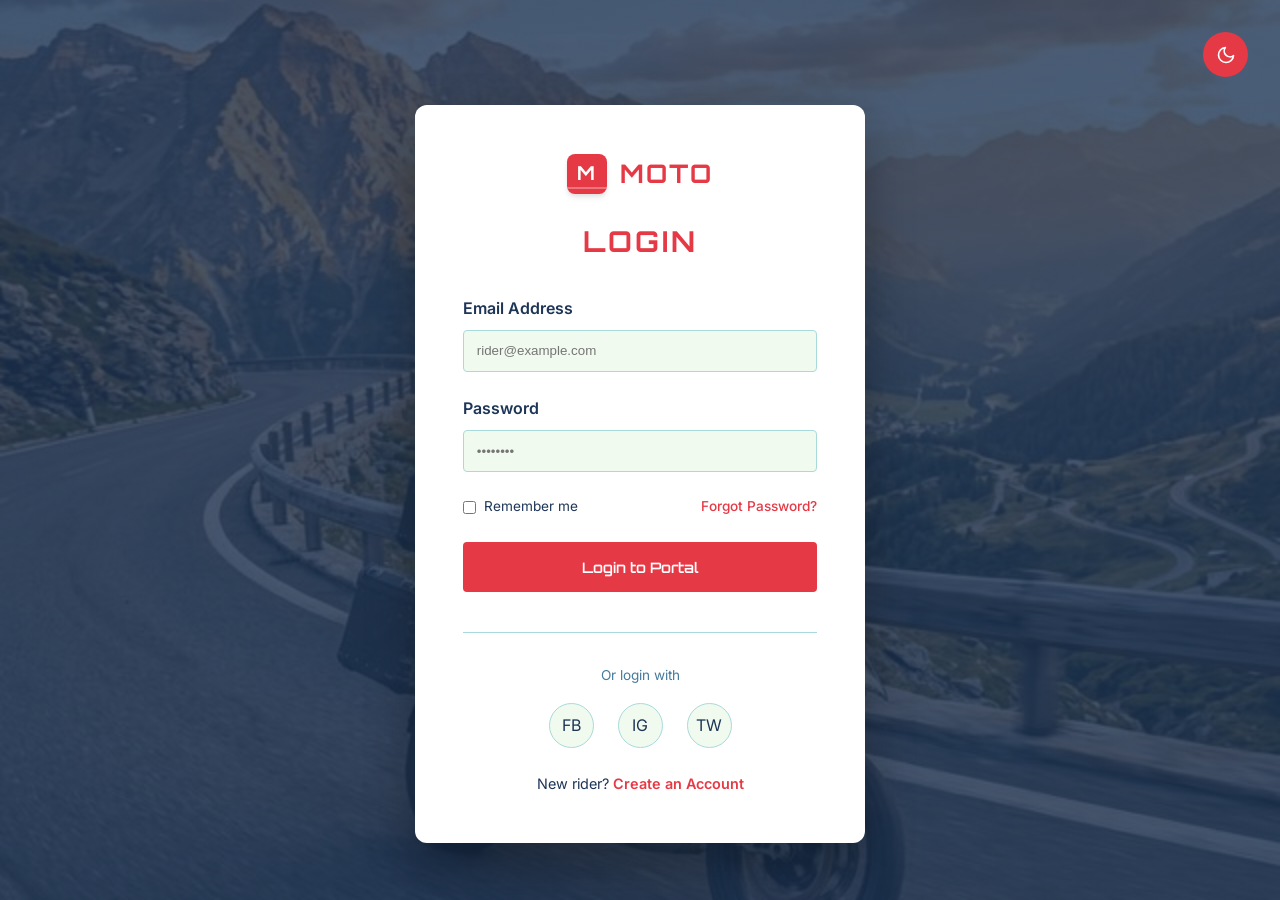
<file: login.html>
<!DOCTYPE html>
<html lang="en">
<head>
    <meta charset="UTF-8">
    <meta name="viewport" content="width=device-width, initial-scale=1.0">
    <title>MotorCycle Portal | Login</title>
    <link rel="icon" type="image/png" href="images/favicon.png">
    <link rel="stylesheet" href="index.css">
    <style>
        body, html {
            height: auto;
            overflow-y: auto;
        }
        .auth-container {
            min-height: 100vh;
            display: flex;
            align-items: center;
            justify-content: center;
            background: linear-gradient(rgba(29, 53, 87, 0.8), rgba(29, 53, 87, 0.8)), url('images/hero_adventure.png');
            background-size: cover;
            background-position: center;
            padding: 5rem 2rem 2rem;
            position: relative;
        }
        .theme-toggle-floating {
            position: absolute;
            top: 2rem;
            right: 2rem;
            z-index: 100;
        }
        .auth-card {
            background: var(--bg-white);
            padding: 3rem;
            border-radius: 12px;
            box-shadow: 0 20px 50px rgba(0,0,0,0.3);
            width: 100%;
            max-width: 450px;
            text-align: center;
            position: relative;
        }
        .logo-auth {
            margin-bottom: 1.5rem;
            justify-content: center;
        }
        .auth-card h1 {
            margin-bottom: 2rem;
            color: var(--primary);
            font-size: 1.8rem;
            font-family: 'Orbitron', sans-serif;
            text-transform: uppercase;
            letter-spacing: 3px;
        }
        .form-row-auth {
            display: flex;
            justify-content: space-between;
            align-items: center;
            margin-bottom: 1.5rem;
            font-size: 0.85rem;
        }
        .remember-me {
            display: flex;
            align-items: center;
            gap: 0.5rem;
            cursor: pointer;
        }
        .forgot-password {
            color: var(--primary);
            font-weight: 500;
            transition: color 0.3s;
        }
        .forgot-password:hover {
            color: var(--secondary);
            text-decoration: underline;
        }
        .social-auth {
            margin-top: 2.5rem;
            border-top: 1px solid var(--border);
            padding-top: 2rem;
        }
        .social-auth p {
            font-size: 0.85rem;
            color: var(--text-muted);
            margin-bottom: 1rem;
        }
        .social-icons-auth {
            display: flex;
            justify-content: center;
            gap: 1.5rem;
        }
        .social-icon-btn {
            width: 45px;
            height: 45px;
            border-radius: 50%;
            border: 1px solid var(--border);
            display: flex;
            align-items: center;
            justify-content: center;
            transition: all 0.3s;
            cursor: pointer;
            background: var(--bg-light);
            color: var(--text-dark);
        }
        .social-icon-btn:hover {
            background: var(--primary);
            color: white;
            border-color: var(--primary);
            transform: translateY(-3px);
            box-shadow: 0 5px 15px rgba(230, 57, 70, 0.3);
        }
        .btn-primary:hover {
            transform: translateY(-2px);
            box-shadow: 0 8px 25px rgba(230, 57, 70, 0.4);
        }
        .back-home:hover {
            color: var(--primary);
            transform: translateX(-5px);
        }
        .form-group {
            margin-bottom: 1.5rem;
            text-align: left;
        }
        .form-group label {
            display: block;
            margin-bottom: 0.5rem;
            font-weight: 600;
        }
        .form-group input {
            width: 100%;
            padding: 0.8rem;
            border: 1px solid var(--border);
            border-radius: 4px;
            background-color: var(--bg-light);
            color: var(--text-dark);
        }
        .auth-footer {
            margin-top: 1.5rem;
            font-size: 0.9rem;
        }
        .auth-footer a {
            color: var(--primary);
            font-weight: 600;
        }
        .back-home {
            position: absolute;
            top: 2rem;
            left: 2rem;
            color: white;
            font-weight: 600;
            text-transform: uppercase;
            font-family: 'Orbitron', sans-serif;
        }
    </style>
</head>
<body>
    <a href="index.html" class="back-home">&larr; Back to Home</a>

    
    <div class="theme-toggle-floating">
        <button class="btn btn-primary theme-toggle" title="Toggle Theme" style="padding: 0.8rem; border-radius: 50%; width: 45px; height: 45px; display: flex; align-items: center; justify-content: center;"></button>
    </div>

    <div class="auth-container">
        <div class="auth-card">
            <div class="logo logo-auth">
                <div class="logo-icon">M</div>
                <span>MOTO</span>
            </div>
            <h1>Login</h1>
            <form>
                <div class="form-group">
                    <label for="email">Email Address</label>
                    <input type="email" id="email" placeholder="rider@example.com" required>
                </div>
                <div class="form-group">
                    <label for="password">Password</label>
                    <input type="password" id="password" placeholder="••••••••" required>
                </div>

                <div class="form-row-auth">
                    <label class="remember-me">
                        <input type="checkbox"> Remember me
                    </label>
                    <a href="#" class="forgot-password">Forgot Password?</a>
                </div>

                <button type="submit" class="btn btn-primary" style="width: 100%; padding: 1rem;">Login to Portal</button>
            </form>

            <div class="social-auth">
                <p>Or login with</p>
                <div class="social-icons-auth">
                    <div class="social-icon-btn" title="Facebook">FB</div>
                    <div class="social-icon-btn" title="Instagram">IG</div>
                    <div class="social-icon-btn" title="Twitter">TW</div>
                </div>
            </div>

            <div class="auth-footer">
                <p>New rider? <a href="signup.html">Create an Account</a></p>
            </div>
        </div>
    </div>



    <script src="main.js"></script>
</body>
</html>
</file>
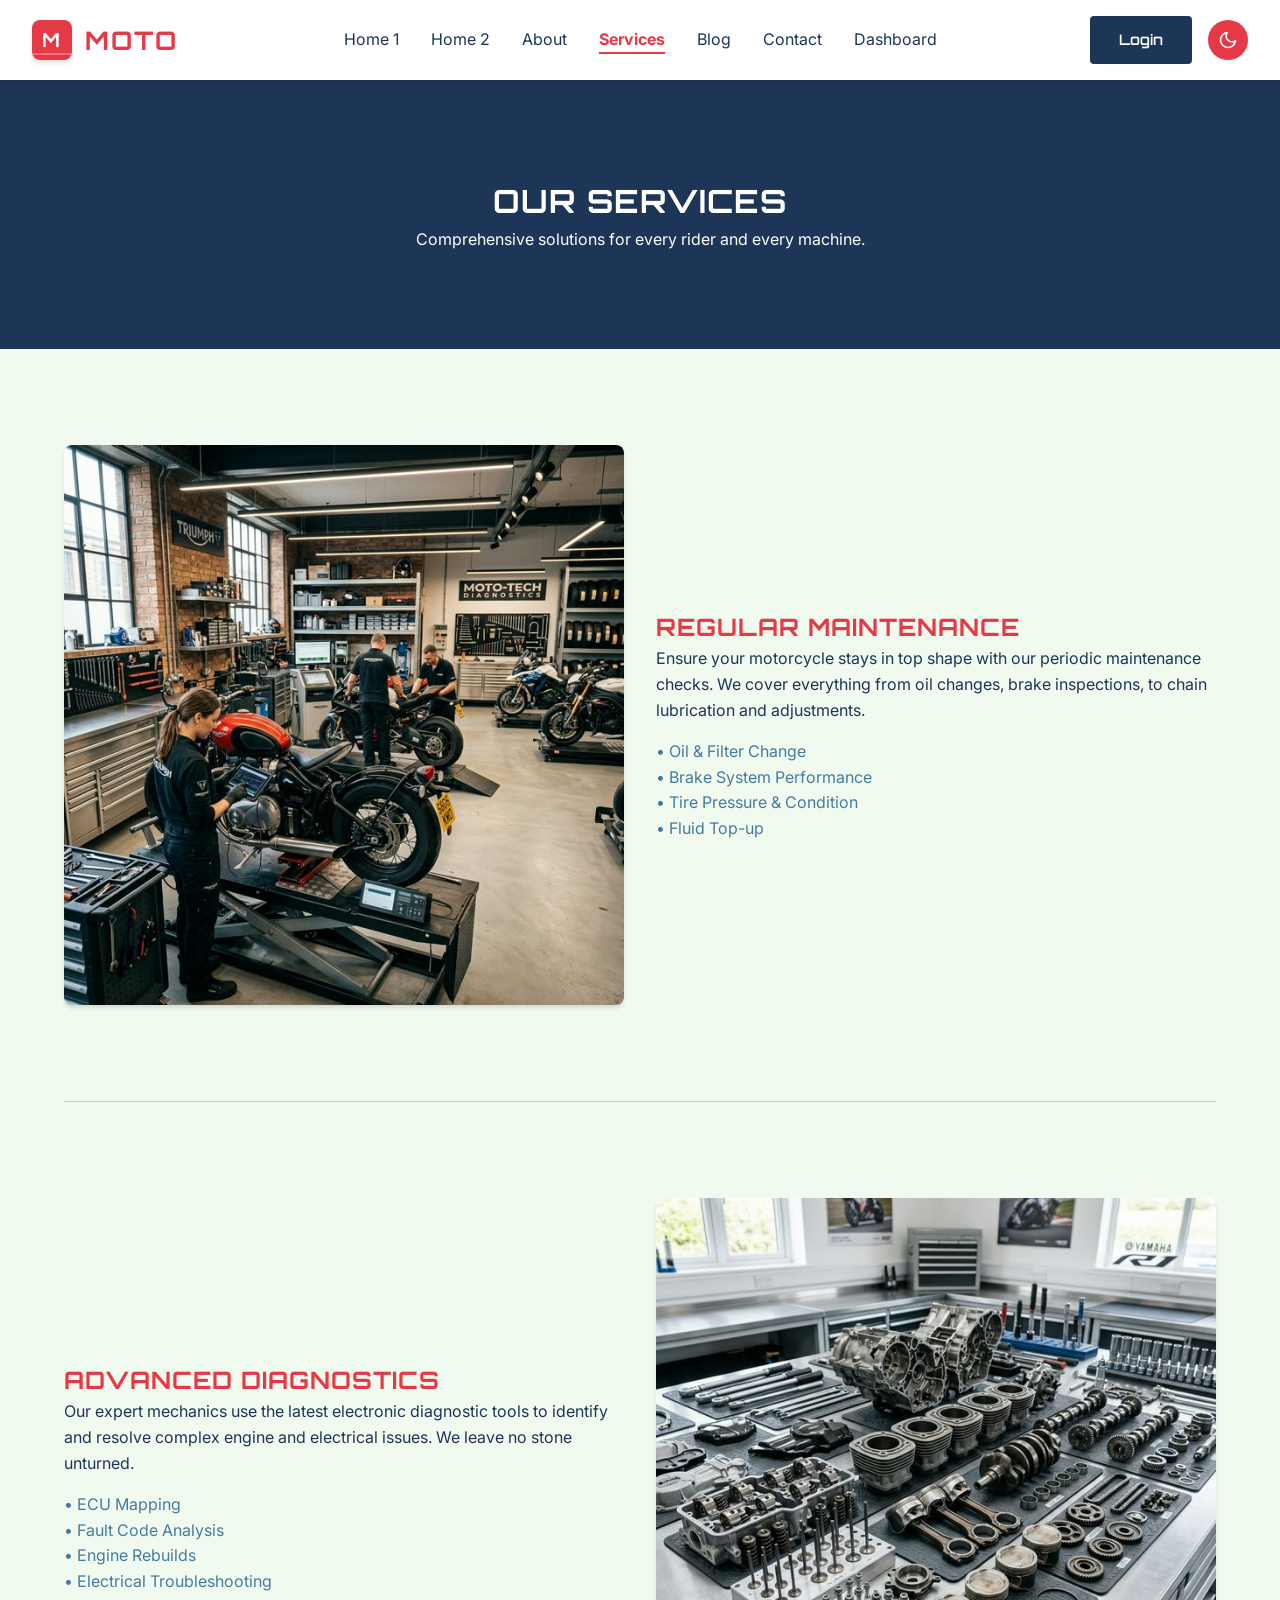
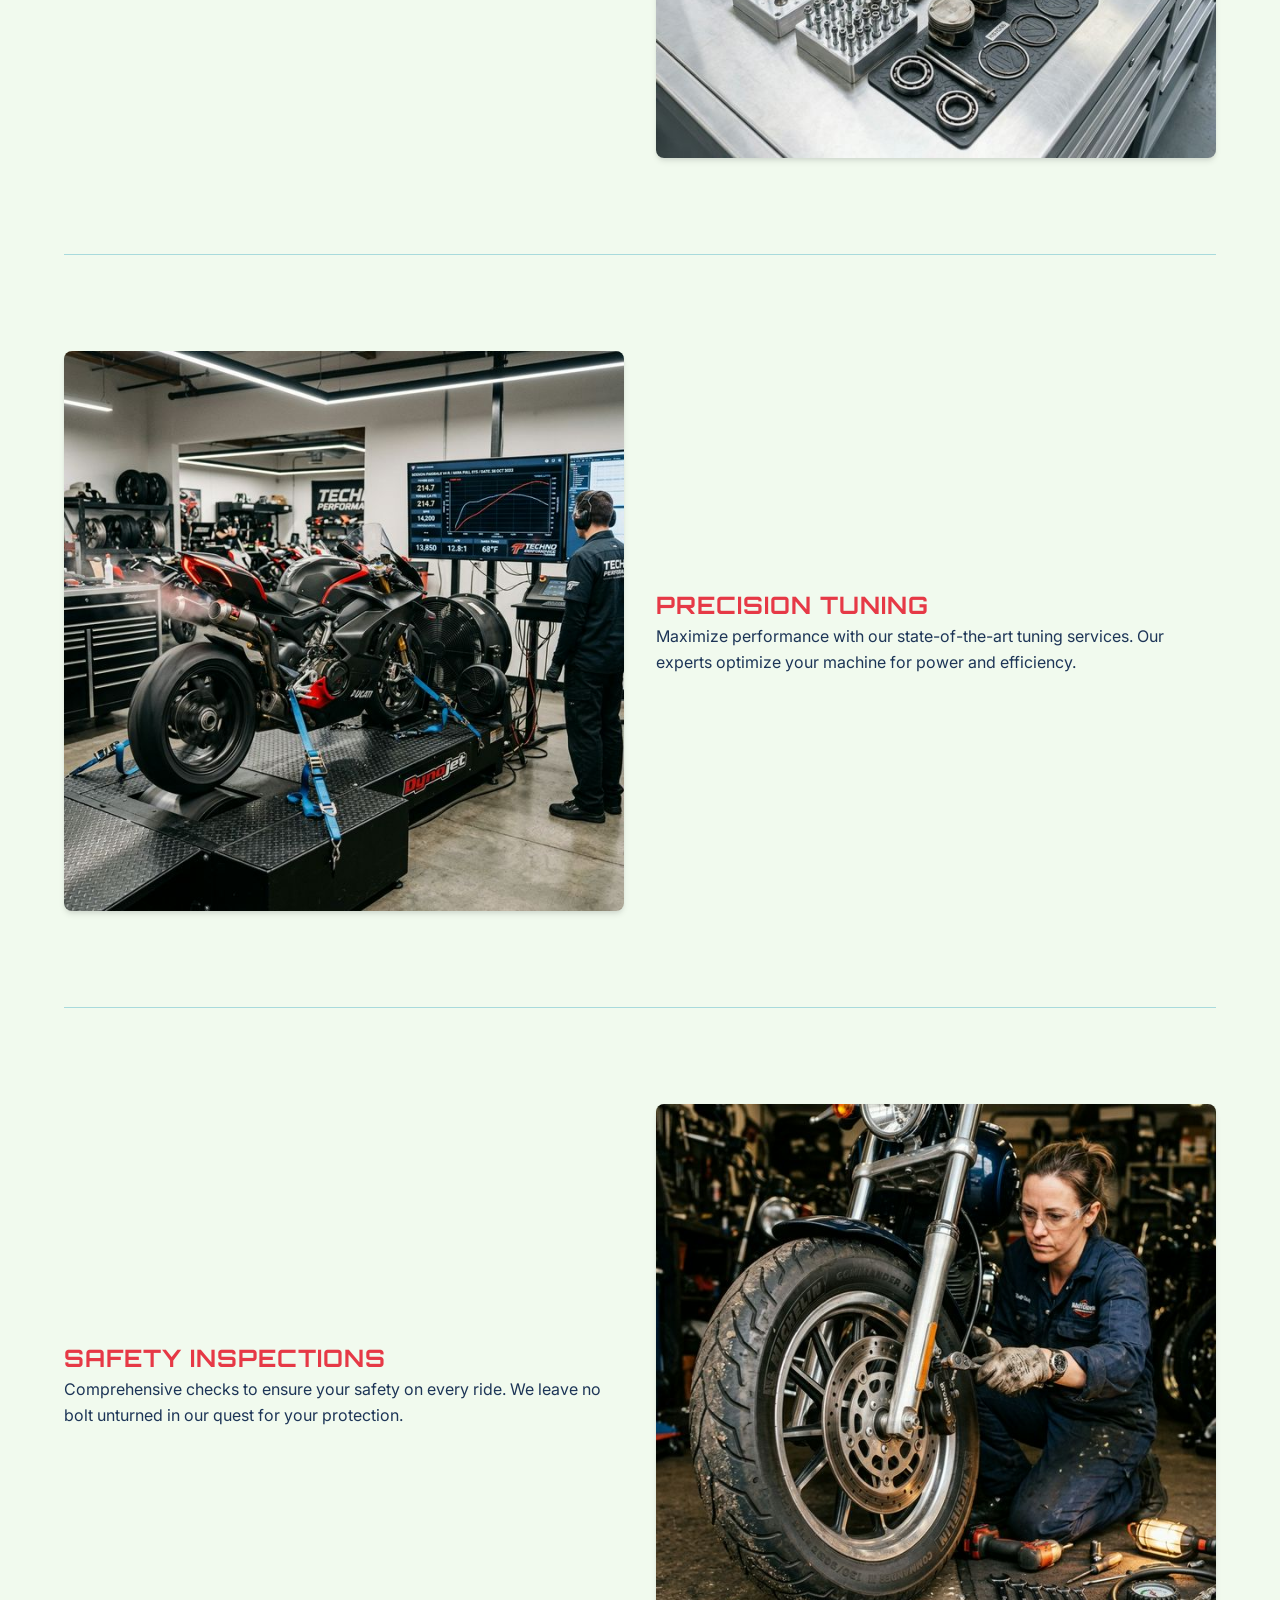
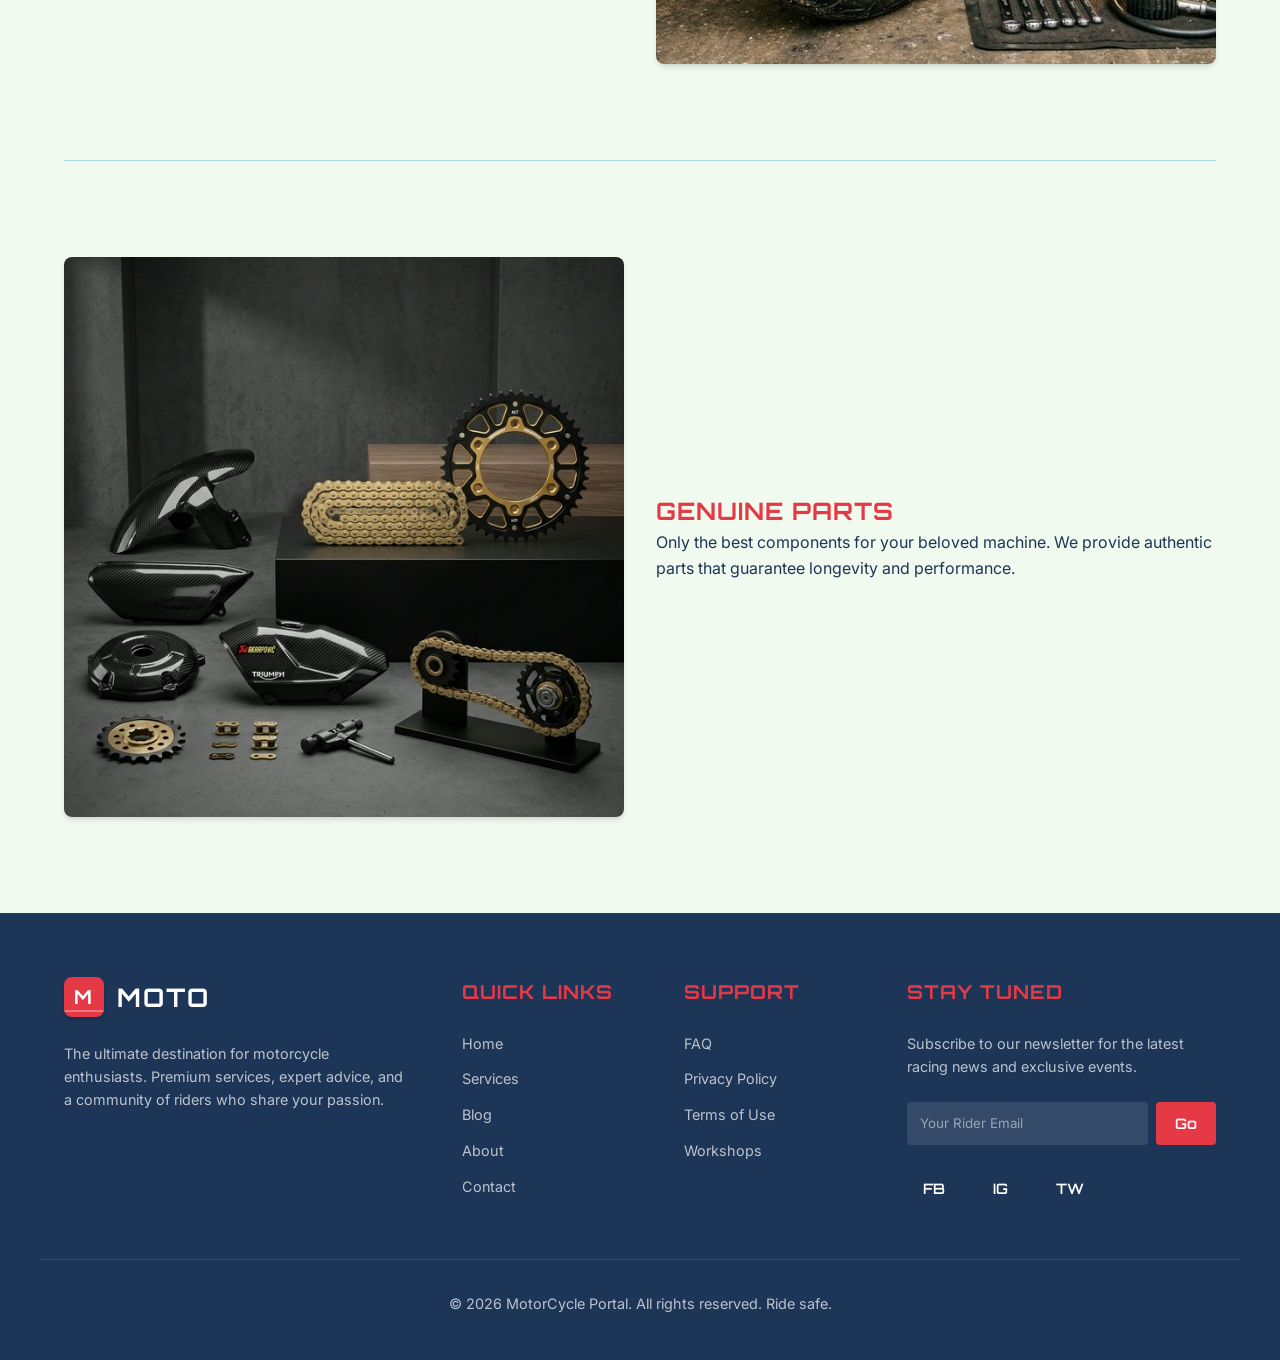
<file: services.html>
<!DOCTYPE html>
<html lang="en">
<head>
    <meta charset="UTF-8">
    <meta name="viewport" content="width=device-width, initial-scale=1.0">
    <title>MotorCycle Portal | Services</title>
    <link rel="icon" type="image/png" href="images/favicon.png">
    <link rel="stylesheet" href="index.css">
</head>
<body>
    <nav class="navbar">
        <div class="logo">
            <div class="logo-icon">M</div>
            <span>MOTO</span>
        </div>
        <ul class="nav-links">
            <li><a href="index.html">Home 1</a></li>
            <li><a href="home2.html">Home 2</a></li>
            <li><a href="about.html">About</a></li>
            <li><a href="services.html" class="active">Services</a></li>
            <li><a href="blog.html">Blog</a></li>
            <li><a href="contact.html">Contact</a></li>
            <li><a href="dashboard.html">Dashboard</a></li>
            <li class="mobile-only"><a href="login.html" class="btn btn-secondary">Login</a></li>
            <li class="mobile-only"><button class="btn btn-primary theme-toggle" title="Toggle Theme"></button></li>
        </ul>
        <div class="nav-actions desktop-only">
            <a href="login.html" class="btn btn-secondary">Login</a>
            <button class="btn btn-primary theme-toggle" title="Toggle Theme"></button>
        </div>
        <div class="hamburger">
            <span></span>
            <span></span>
            <span></span>
        </div>
    </nav>

    <header class="section" style="background-color: var(--secondary); color: white; text-align: center;">
        <div class="container">
            <h1>Our Services</h1>
            <p>Comprehensive solutions for every rider and every machine.</p>
        </div>
    </header>

    <main class="container">
        <!-- Service 1: Maintenance -->
        <section class="section grid grid-2" style="align-items: center;">
            <div class="hero-image">
                <img src="images/workshop_detail.png" alt="Maintenance" style="border-radius: 8px; box-shadow: var(--shadow); width: 100%;">
            </div>
            <div class="mobile-text-center">
                <h2 style="color: var(--primary);">Regular Maintenance</h2>
                <p>Ensure your motorcycle stays in top shape with our periodic maintenance checks. We cover everything from oil changes, brake inspections, to chain lubrication and adjustments.</p>
                <ul style="margin-top: 1rem; color: var(--text-muted); list-style: none; padding: 0;">
                    <li>• Oil & Filter Change</li>
                    <li>• Brake System Performance</li>
                    <li>• Tire Pressure & Condition</li>
                    <li>• Fluid Top-up</li>
                </ul>
            </div>
        </section>

        <!-- Service 2: Engine Repair -->
        <section class="section grid grid-2 grid-stack-reverse" style="align-items: center; border-top: 1px solid var(--border);">
            <div class="mobile-text-center">
                <h2 style="color: var(--primary);">Advanced Diagnostics</h2>
                <p>Our expert mechanics use the latest electronic diagnostic tools to identify and resolve complex engine and electrical issues. We leave no stone unturned.</p>
                <ul style="margin-top: 1rem; color: var(--text-muted); list-style: none; padding: 0;">
                    <li>• ECU Mapping</li>
                    <li>• Fault Code Analysis</li>
                    <li>• Engine Rebuilds</li>
                    <li>• Electrical Troubleshooting</li>
                </ul>
            </div>
            <div class="hero-image">
                <img src="images/engine_rebuild.png" alt="Diagnostics" style="border-radius: 8px; box-shadow: var(--shadow); width: 100%;">
            </div>
        </section>

        <!-- Service 3: Customization -->
        <section class="section grid grid-2" style="align-items: center; border-top: 1px solid var(--border);">
            <div class="hero-image">
                <img src="images/custom_tuning.png" alt="Precision Tuning" style="border-radius: 8px; box-shadow: var(--shadow);">
            </div>
            <div>
                <h2 style="color: var(--primary);">Precision Tuning</h2>
                <p>Maximize performance with our state-of-the-art tuning services. Our experts optimize your machine for power and efficiency.</p>
            </div>
        </section>

        <!-- Service 4: Safety -->
        <section class="section grid grid-2" style="align-items: center; border-top: 1px solid var(--border);">
            <div>
                <h2 style="color: var(--primary);">Safety Inspections</h2>
                <p>Comprehensive checks to ensure your safety on every ride. We leave no bolt unturned in our quest for your protection.</p>
            </div>
            <div class="hero-image">
                <img src="images/safety_check.png" alt="Safety Inspections" style="border-radius: 8px; box-shadow: var(--shadow);">
            </div>
        </section>

        <!-- Service 5: Parts -->
        <section class="section grid grid-2" style="align-items: center; border-top: 1px solid var(--border);">
            <div class="hero-image">
                <img src="images/genuine_parts.png" alt="Genuine Parts" style="border-radius: 8px; box-shadow: var(--shadow);">
            </div>
            <div>
                <h2 style="color: var(--primary);">Genuine Parts</h2>
                <p>Only the best components for your beloved machine. We provide authentic parts that guarantee longevity and performance.</p>
            </div>
        </section>
    </main>

    <footer class="footer">
        <div class="container footer-grid">
            <div>
                <div class="logo" style="margin-bottom: 1.5rem; color: white;">
                    <div class="logo-icon" style="background-color: var(--primary);">M</div>
                    <span>MOTO</span>
                </div>
                <p>The ultimate destination for motorcycle enthusiasts. Premium services, expert advice, and a community of riders who share your passion.</p>
            </div>
            <div>
                <h3>Quick Links</h3>
                <ul>
                    <li><a href="index.html">Home</a></li>
                    <li><a href="services.html">Services</a></li>
                    <li><a href="blog.html">Blog</a></li>
                    <li><a href="about.html">About</a></li>
                    <li><a href="contact.html">Contact</a></li>
                </ul>
            </div>
            <div>
                <h3>Support</h3>
                <ul>
                    <li><a href="#">FAQ</a></li>
                    <li><a href="#">Privacy Policy</a></li>
                    <li><a href="#">Terms of Use</a></li>
                    <li><a href="#">Workshops</a></li>
                </ul>
            </div>
            <div>
                <h3>Stay Tuned</h3>
                <p>Subscribe to our newsletter for the latest racing news and exclusive events.</p>
                <div class="footer-newsletter">
                    <form>
                        <input type="email" placeholder="Your Rider Email" required>
                        <button type="submit" class="btn btn-primary">Go</button>
                    </form>
                </div>
                <div style="display: flex; gap: 1rem; margin-top: 1.5rem;">
                    <a href="#" class="btn btn-secondary" style="padding: 0.5rem 1rem;">FB</a>
                    <a href="#" class="btn btn-secondary" style="padding: 0.5rem 1rem;">IG</a>
                    <a href="#" class="btn btn-secondary" style="padding: 0.5rem 1rem;">TW</a>
                </div>
            </div>
        </div>
        <div class="container footer-bottom">
            <p>&copy; 2026 MotorCycle Portal. All rights reserved. Ride safe.</p>
        </div>
    </footer>

    <script src="main.js"></script>
</body>
</html>
</file>
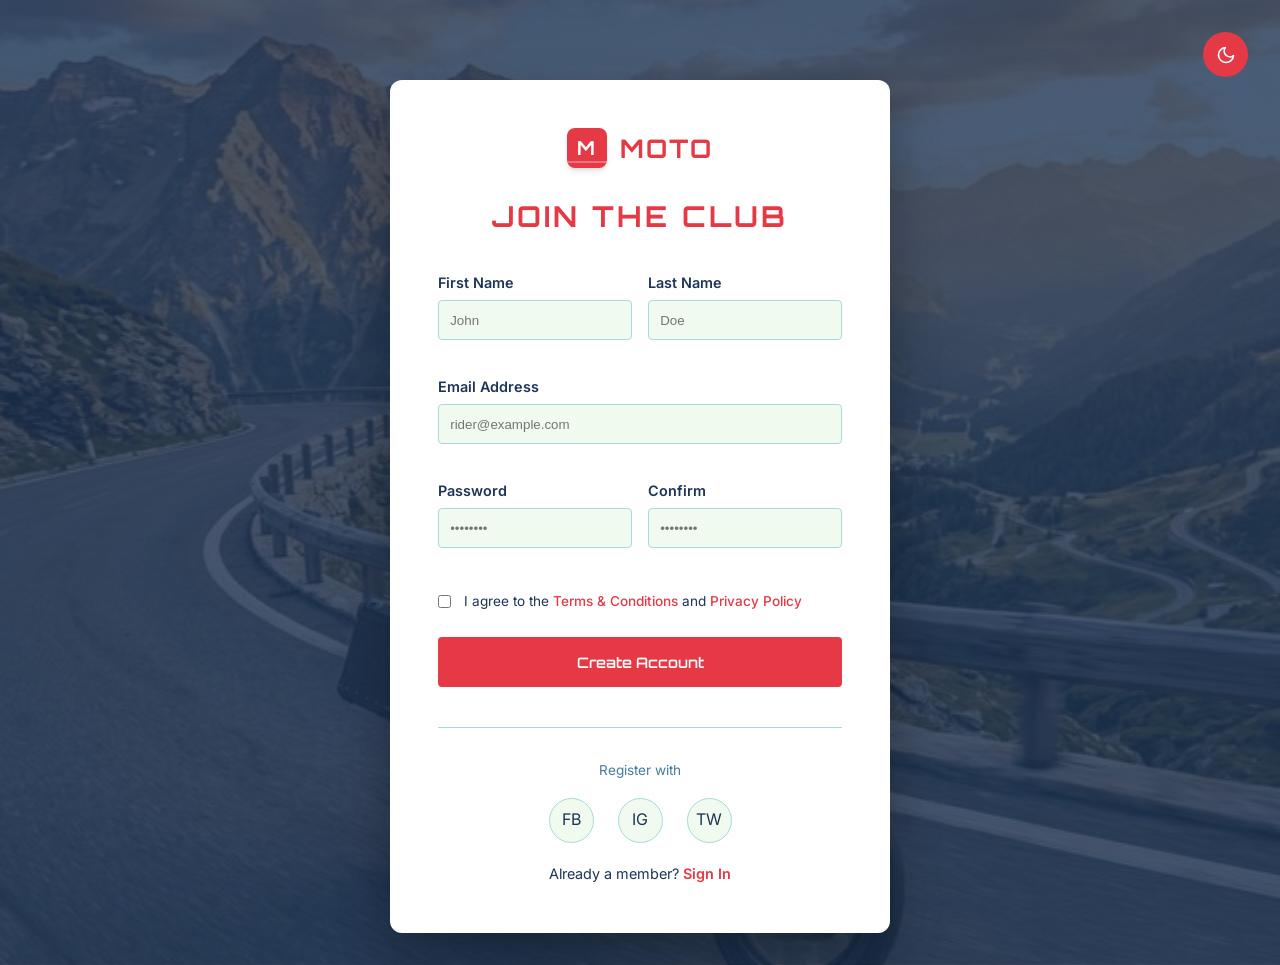
<file: signup.html>
<!DOCTYPE html>
<html lang="en">
<head>
    <meta charset="UTF-8">
    <meta name="viewport" content="width=device-width, initial-scale=1.0">
    <title>MotorCycle Portal | Sign Up</title>
    <link rel="icon" type="image/png" href="images/favicon.png">
    <link rel="stylesheet" href="index.css">
    <style>
        body, html {
            height: auto;
            overflow-y: auto;
        }
        .auth-container {
            min-height: 100vh;
            display: flex;
            align-items: center;
            justify-content: center;
            background: linear-gradient(rgba(29, 53, 87, 0.8), rgba(29, 53, 87, 0.8)), url('images/hero_adventure.png');
            background-size: cover;
            background-position: center;
            padding: 5rem 2rem 2rem;
            position: relative;
        }
        .theme-toggle-floating {
            position: absolute;
            top: 2rem;
            right: 2rem;
            z-index: 100;
        }
        .auth-card {
            background: var(--bg-white);
            padding: 3rem;
            border-radius: 12px;
            box-shadow: 0 20px 50px rgba(0,0,0,0.3);
            width: 100%;
            max-width: 500px;
            text-align: center;
            position: relative;
        }
        .logo-auth {
            margin-bottom: 1.5rem;
            justify-content: center;
        }
        .auth-card h1 {
            margin-bottom: 2rem;
            color: var(--primary);
            font-size: 1.8rem;
            font-family: 'Orbitron', sans-serif;
            text-transform: uppercase;
            letter-spacing: 3px;
        }
        .form-grid {
            display: grid;
            grid-template-columns: repeat(2, 1fr);
            gap: 1rem;
            text-align: left;
        }
        .form-group {
            margin-bottom: 1.2rem;
            text-align: left;
        }
        .form-group.full {
            grid-column: span 2;
        }
        .form-group label {
            display: block;
            margin-bottom: 0.4rem;
            font-weight: 600;
            font-size: 0.9rem;
        }
        .form-group input {
            width: 100%;
            padding: 0.7rem;
            border: 1px solid var(--border);
            border-radius: 4px;
            background-color: var(--bg-light);
            color: var(--text-dark);
        }
        .auth-footer {
            margin-top: 1.2rem;
            font-size: 0.9rem;
        }
        .auth-footer a {
            color: var(--primary);
            font-weight: 600;
        }
        .terms-row {
            grid-column: span 2;
            display: flex;
            align-items: center;
            gap: 0.8rem;
            font-size: 0.85rem;
            margin-top: 0.5rem;
            cursor: pointer;
            text-align: left;
        }
        .terms-row a {
            color: var(--primary);
            font-weight: 500;
            transition: color 0.3s;
        }
        .terms-row a:hover {
            color: var(--secondary);
            text-decoration: underline;
        }
        .social-auth {
            margin-top: 2.5rem;
            border-top: 1px solid var(--border);
            padding-top: 2rem;
        }
        .social-auth p {
            font-size: 0.85rem;
            color: var(--text-muted);
            margin-bottom: 1rem;
        }
        .social-icons-auth {
            display: flex;
            justify-content: center;
            gap: 1.5rem;
        }
        .social-icon-btn {
            width: 45px;
            height: 45px;
            border-radius: 50%;
            border: 1px solid var(--border);
            display: flex;
            align-items: center;
            justify-content: center;
            transition: all 0.3s;
            cursor: pointer;
            background: var(--bg-light);
            color: var(--text-dark);
        }
        .social-icon-btn:hover {
            background: var(--primary);
            color: white;
            border-color: var(--primary);
            transform: translateY(-3px);
            box-shadow: 0 5px 15px rgba(230, 57, 70, 0.3);
        }
        .btn-primary:hover {
            transform: translateY(-2px);
            box-shadow: 0 8px 25px rgba(230, 57, 70, 0.4);
        }
        .back-home {
            position: absolute;
            top: 2rem;
            left: 2rem;
            color: white;
            font-weight: 600;
            text-transform: uppercase;
            font-family: 'Orbitron', sans-serif;
            text-shadow: 1px 1px 4px rgba(0,0,0,0.5);
            transition: all 0.3s;
        }
        .back-home:hover {
            color: var(--primary);
            transform: translateX(-5px);
        }
        @media (max-width: 480px) {
            .form-grid {
                grid-template-columns: 1fr;
            }
            .form-group.full {
                grid-column: span 1;
            }
        }
    </style>
</head>
<body>
    <a href="index.html" class="back-home">&larr; Back to Home</a>

    
    <div class="theme-toggle-floating">
        <button class="btn btn-primary theme-toggle" title="Toggle Theme" style="padding: 0.8rem; border-radius: 50%; width: 45px; height: 45px; display: flex; align-items: center; justify-content: center;"></button>
    </div>

    <div class="auth-container">
        <div class="auth-card">
            <div class="logo logo-auth">
                <div class="logo-icon">M</div>
                <span>MOTO</span>
            </div>
            <h1>Join the Club</h1>
            <form>
                <div class="form-grid">
                    <div class="form-group">
                        <label for="fname">First Name</label>
                        <input type="text" id="fname" placeholder="John" required>
                    </div>
                    <div class="form-group">
                        <label for="lname">Last Name</label>
                        <input type="text" id="lname" placeholder="Doe" required>
                    </div>
                    <div class="form-group full">
                        <label for="email">Email Address</label>
                        <input type="email" id="email" placeholder="rider@example.com" required>
                    </div>
                    <div class="form-group">
                        <label for="password">Password</label>
                        <input type="password" id="password" placeholder="••••••••" required>
                    </div>
                    <div class="form-group">
                        <label for="confirm">Confirm</label>
                        <input type="password" id="confirm" placeholder="••••••••" required>
                    </div>
                    
                    <label class="terms-row">
                        <input type="checkbox" required>
                        <span>I agree to the <a href="#">Terms & Conditions</a> and <a href="#">Privacy Policy</a></span>
                    </label>
                </div>
                <button type="submit" class="btn btn-primary" style="width: 100%; margin-top: 1.5rem; padding: 1rem;">Create Account</button>
            </form>

            <div class="social-auth">
                <p>Register with</p>
                <div class="social-icons-auth">
                    <div class="social-icon-btn" title="Facebook">FB</div>
                    <div class="social-icon-btn" title="Instagram">IG</div>
                    <div class="social-icon-btn" title="Twitter">TW</div>
                </div>
            </div>

            <div class="auth-footer">
                <p>Already a member? <a href="login.html">Sign In</a></p>
            </div>
        </div>
    </div>



    <script src="main.js"></script>
</body>
</html>
</file>
<file: index.css>
@import url('https://fonts.googleapis.com/css2?family=Inter:wght@400;500;600;700&family=Orbitron:wght@400;500;700&display=swap');

:root {
    --primary: #E63946;
    --primary-dark: #C1121F;
    --secondary: #1D3557;
    --accent: #A8DADC;
    --bg-light: #F1FAEE;
    --bg-white: #FFFFFF;
    --bg-soft: #F8F9FA;
    --text-dark: #1D3557;
    --text-muted: #457B9D;
    --border: #A8DADC;
    --shadow: 0 4px 6px -1px rgba(0, 0, 0, 0.1), 0 2px 4px -1px rgba(0, 0, 0, 0.06);
    --transition: all 0.3s ease;
}

[data-theme='dark'] {
    --bg-light: #0D1B2A;
    --bg-white: #1B263B;
    --bg-soft: #242E4A;
    --text-dark: #E0E1DD;
    --text-muted: #778DA9;
    --border: #415A77;
    --shadow: 0 4px 6px -1px rgba(0, 0, 0, 0.3), 0 2px 4px -1px rgba(0, 0, 0, 0.2);
}

[data-theme='dark'] .btn-secondary {
    background-color: var(--border);
    color: var(--bg-light);
}

[data-theme='dark'] .team-section {
    background-color: var(--bg-light);
}

[data-theme='dark'] .team-title {
    color: var(--text-dark);
}

* {
    margin: 0;
    padding: 0;
    box-sizing: border-box;
}

body {
    font-family: 'Inter', sans-serif;
    background-color: var(--bg-light);
    color: var(--text-dark);
    line-height: 1.6;
    transition: var(--transition);
}

h1,
h2,
h3,
.brand {
    font-family: 'Orbitron', sans-serif;
    text-transform: uppercase;
    letter-spacing: 1px;
}

a {
    text-decoration: none;
    color: inherit;
    transition: var(--transition);
}

ul {
    list-style: none;
}

img {
    max-width: 100%;
    display: block;
}

.container {
    max-width: 1200px;
    margin: 0 auto;
    padding: 0 1.5rem;
}

/* Buttons */
.btn {
    display: inline-block;
    padding: 0.8rem 1.8rem;
    border-radius: 4px;
    font-weight: 600;
    text-align: center;
    cursor: pointer;
    border: none;
    transition: var(--transition);
    font-family: 'Orbitron', sans-serif;
    font-size: 0.9rem;
}

.btn-primary {
    background-color: var(--primary);
    color: white;
}

.btn-primary:hover {
    background-color: var(--primary-dark);
    transform: translateY(-2px);
    box-shadow: var(--shadow);
}

.btn-secondary {
    background-color: var(--secondary);
    color: white;
}

.btn-secondary:hover {
    opacity: 0.9;
    transform: translateY(-2px);
}

/* Theme Toggle Button */
.theme-toggle {
    width: 40px;
    height: 40px;
    padding: 0 !important;
    border-radius: 50% !important;
    display: flex !important;
    align-items: center;
    justify-content: center;
    cursor: pointer;
    transition: var(--transition);
}

.theme-toggle svg {
    width: 20px;
    height: 20px;
}

[data-theme='dark'] .theme-toggle {
    background-color: var(--accent);
    color: var(--text-dark);
}

.theme-toggle:hover {
    transform: rotate(15deg) scale(1.1);
}

/* Layout Utilities */
.section {
    padding: 6rem 0;
    /* Increased from 5rem for better breathing room */
    position: relative;
    clear: both;
}

.grid {
    display: grid;
    gap: 2rem;
}

.grid-2 {
    grid-template-columns: repeat(2, 1fr);
}

.grid-3 {
    grid-template-columns: repeat(3, 1fr);
}

.grid-4 {
    grid-template-columns: repeat(4, 1fr);
}

/* Tablet Breakpoint (e.g. iPad Pro/Landscape) */
@media (max-width: 1024px) {

    .grid-3,
    .grid-4 {
        grid-template-columns: repeat(2, 1fr);
        gap: 2rem;
    }

    .section {
        padding: 4rem 0;
    }
}

@media (max-width: 992px) {
    .grid-4 {
        grid-template-columns: repeat(2, 1fr);
    }
}

@media (max-width: 768px) {

    .grid-2,
    .grid-3,
    .grid-4 {
        grid-template-columns: 1fr !important;
        gap: 2rem !important;
        /* Increased gap to prevent proximity issues */
    }

    .grid-stack-reverse {
        display: flex;
        flex-direction: column-reverse;
    }

    .section {
        padding: 3rem 0;
    }

    .mobile-text-center {
        text-align: center !important;
    }

    .mobile-align-center {
        display: flex !important;
        flex-direction: column !important;
        align-items: center !important;
        text-align: center !important;
    }

    .mobile-p-0 {
        padding: 0 !important;
    }
}

.desktop-only {
    display: block;
}

.mobile-only {
    display: none;
}

@media (max-width: 992px) {
    .desktop-only {
        display: none;
    }

    .mobile-only {
        display: block;
    }
}

@media (min-width: 769px) and (max-width: 1024px) {
    .tablet-text-center {
        text-align: center !important;
    }
}

/* Navbar */
.navbar {
    height: 80px;
    display: flex;
    align-items: center;
    justify-content: space-between;
    background-color: var(--bg-white);
    padding: 0 2rem;
    position: sticky;
    top: 0;
    z-index: 1000;
    box-shadow: var(--shadow);
}

.navbar .logo {
    flex: 1;
}

.nav-actions {
    flex: 1;
    display: flex;
    justify-content: flex-end;
    align-items: center;
    gap: 1rem;
}

/* Logo */
.logo {
    display: flex;
    align-items: center;
    gap: 0.8rem;
    font-size: 1.6rem;
    font-weight: 700;
    color: var(--primary);
    font-family: 'Orbitron', sans-serif;
    letter-spacing: 2px;
}

.logo-icon {
    width: 40px;
    height: 40px;
    background-color: var(--primary);
    color: white;
    display: flex;
    align-items: center;
    justify-content: center;
    border-radius: 8px;
    font-family: 'Orbitron', sans-serif;
    font-size: 1.2rem;
    position: relative;
    overflow: hidden;
    box-shadow: var(--shadow);
}

.logo-icon::after {
    content: '';
    position: absolute;
    width: 100%;
    height: 2px;
    background: rgba(255, 255, 255, 0.3);
    bottom: 5px;
}

.nav-links {
    flex: 2;
    display: flex;
    align-items: center;
    justify-content: center;
    gap: 2rem;
}

.nav-links a:hover,
.nav-links a.active {
    color: var(--primary);
}

.nav-links a.active {
    font-weight: 700;
    position: relative;
}

.nav-links a.active::after {
    content: '';
    position: absolute;
    bottom: -5px;
    left: 0;
    width: 100%;
    height: 2px;
    background-color: var(--primary);
}

.hamburger {
    display: none;
    flex-direction: column;
    gap: 5px;
    cursor: pointer;
}

.hamburger span {
    width: 25px;
    height: 3px;
    background-color: var(--text-dark);
    border-radius: 2px;
}

@media (max-width: 992px) {
    .nav-links {
        position: fixed;
        top: 80px;
        left: -100%;
        width: 100%;
        height: calc(100vh - 80px);
        background-color: var(--bg-white);
        flex-direction: column;
        padding: 2rem;
        gap: 2rem;
        transition: var(--transition);
        border-top: 1px solid var(--border);
        align-items: center;
        display: flex;
        overflow-y: auto;
    }

    .nav-actions {
        display: none;
    }

    .nav-links .btn {
        width: 100%;
        display: block;
    }

    .nav-links.active {
        left: 0;
    }

    .hamburger {
        display: flex;
    }

    .hamburger.active span:nth-child(1) {
        transform: rotate(45deg) translate(5px, 5px);
    }

    .hamburger.active span:nth-child(2) {
        opacity: 0;
    }

    .hamburger.active span:nth-child(3) {
        transform: rotate(-45deg) translate(7px, -6px);
    }
}

/* Hero Section */
.hero {
    min-height: 80vh;
    display: flex;
    align-items: center;
    position: relative;
    overflow: hidden;
    background-color: var(--bg-white);
    padding: 4rem 0;
    /* Base padding to ensure content doesn't hit edges */
}

.hero-content {
    flex: 1;
    z-index: 2;
}

.hero-content p {
    color: var(--text-dark);
    margin-bottom: 2rem;
    font-size: 1.1rem;
    line-height: 1.6;
    opacity: 0.95;
    /* Increased from default for better contrast */
}

.hero-dark {
    background-color: var(--secondary) !important;
    color: white !important;
}

.hero-dark .hero-content p {
    color: rgba(255, 255, 255, 0.9) !important;
}

.hero-dark h1 {
    color: white !important;
}

.hero-image {
    flex: 1;
    height: 100%;
}

.hero-image img {
    width: 100%;
    height: 100%;
    object-fit: cover;
}

.hero-centered {
    flex-direction: column;
    text-align: center;
    justify-content: center;
    background-size: cover;
    background-position: center;
    color: white;
}

.hero-overlay {
    position: relative;
    background-size: cover;
    background-position: center;
    color: white;
}

.hero-overlay .hero-content,
.hero-centered .hero-content {
    color: white !important;
    text-shadow: 0 2px 10px rgba(0, 0, 0, 0.45);
}

.hero-overlay::after {
    content: '';
    position: absolute;
    top: 0;
    left: 0;
    width: 100%;
    height: 100%;
    background: linear-gradient(to right, rgba(0, 0, 0, 0.82) 28%, rgba(0, 0, 0, 0.48) 100%);
    z-index: 1;
}

.hero-overlay .hero-content > p,
.hero-overlay .hero-content p {
    color: #ffffff !important;
    text-shadow: 0 2px 12px rgba(0, 0, 0, 0.55);
}

.hero-centered::after {
    content: '';
    position: absolute;
    top: 0;
    left: 0;
    width: 100%;
    height: 100%;
    background: rgba(0, 0, 0, 0.5);
    z-index: 1;
}

.hero-overlay .hero-content h1,
.hero-overlay .hero-content p,
.hero-centered .hero-content h1,
.hero-centered .hero-content p {
    color: white !important;
}

.hero-overlay .hero-content p,
.hero-centered .hero-content p {
    opacity: 1 !important;
}

.hero-centered .hero-content {
    z-index: 2;
}

@media (max-width: 768px) {
    .hero {
        min-height: 80vh;
        /* Increased back to 80vh for mobile to give more room for stacked content */
        text-align: center;
        padding: 6rem 0;
        /* Added vertical padding for stacked content */
        display: flex;
        flex-direction: column;
        justify-content: center;
    }

    .hero .grid-2 {
        display: flex;
        flex-direction: column;
        gap: 4rem;
        /* Increased gap between content and image */
    }

    .hero-content {
        display: flex;
        flex-direction: column;
        align-items: center;
        padding: 0 1rem;
    }

    .hero-content h1 {
        margin-bottom: 2rem !important;
    }

    .hero-content p {
        margin-bottom: 2.5rem !important;
    }
}

/* Feature Cards */
.card {
    background-color: var(--bg-white);
    padding: 2rem;
    border-radius: 8px;
    box-shadow: var(--shadow);
    transition: var(--transition);
}

.card:hover {
    transform: translateY(-5px);
}

.feature-card-img {
    width: 100%;
    max-width: 100%;
    height: 200px;
    object-fit: cover;
    border-radius: 8px;
    margin-bottom: 1.5rem;
    display: block;
}

/* Footer */
.footer {
    background-color: var(--secondary);
    color: white;
    padding: 4rem 0 2rem;
    margin-top: auto;
}

.footer-grid {
    display: grid;
    grid-template-columns: 2fr 1fr 1fr 1.5fr;
    gap: 3rem;
    margin-bottom: 3rem;
}

.footer h3 {
    margin-bottom: 1.5rem;
    font-size: 1.2rem;
    color: var(--primary);
}

.footer p,
.footer li {
    color: rgba(255, 255, 255, 0.7);
    margin-bottom: 0.8rem;
    font-size: 0.9rem;
}

.footer ul li a:hover {
    color: var(--primary);
}

.footer-bottom {
    padding-top: 2rem;
    border-top: 1px solid rgba(255, 255, 255, 0.1);
    text-align: center;
    font-size: 0.8rem;
}

.footer-newsletter {
    margin-top: 1.5rem;
}

.footer-newsletter form {
    display: flex;
    gap: 0.5rem;
    margin-top: 1rem;
}

.footer-newsletter input {
    flex: 1;
    padding: 0.8rem;
    border: none;
    border-radius: 4px;
    background-color: rgba(255, 255, 255, 0.1);
    color: white;
    font-family: 'Inter', sans-serif;
}

.footer-newsletter input::placeholder {
    color: rgba(255, 255, 255, 0.5);
}

.footer-newsletter .btn {
    padding: 0.8rem 1.2rem;
}

@media (max-width: 992px) {
    .footer-grid {
        grid-template-columns: 1fr 1fr;
    }
}

@media (max-width: 576px) {
    .footer-grid {
        grid-template-columns: 1fr;
    }
}

/* Contrast Fixes */
.text-high-contrast {
    color: var(--text-dark) !important;
}

.bg-high-contrast {
    background-color: var(--bg-white) !important;
}

/* Team Section - About Page */
.team-section {
    background-color: #ECF7ED;
    /* Light mint green from mockup */
    padding: 6rem 0;
}

.team-title {
    text-align: center;
    margin-bottom: 4rem;
    font-size: 2.2rem;
    color: var(--secondary);
}

.team-grid {
    display: grid;
    grid-template-columns: repeat(4, 1fr);
    gap: 2rem;
}

.team-card {
    background: var(--bg-white);
    padding: 3rem 2rem;
    border-radius: 12px;
    text-align: center;
    box-shadow: 0 10px 30px rgba(0, 0, 0, 0.05);
    transition: var(--transition);
    border: 1px solid rgba(0, 0, 0, 0.02);
}

.team-card:hover {
    transform: translateY(-10px);
    box-shadow: 0 20px 40px rgba(0, 0, 0, 0.1);
}

.team-avatar-wrapper {
    width: 100px;
    height: 100px;
    background-color: #A8DADC;
    /* Light teal fallback */
    border-radius: 50%;
    margin: 0 auto 2rem;
    display: flex;
    align-items: center;
    justify-content: center;
    position: relative;
    overflow: hidden;
}

.team-avatar-wrapper img {
    width: 100%;
    height: 100%;
    object-fit: cover;
}

/* Fallback/Mockup style avatar */
.team-avatar-wrapper::after {
    content: '';
    position: absolute;
    width: 60%;
    height: 60%;
    background: rgba(255, 255, 255, 0.2);
    border-radius: 50%;
    filter: blur(10px);
}

.team-card h4 {
    font-size: 1.25rem;
    margin-bottom: 0.5rem;
    color: var(--text-dark);
    font-family: 'Inter', sans-serif;
    /* Cleaner for names */
    text-transform: none;
    font-weight: 700;
}

.team-card p {
    color: var(--text-muted);
    font-size: 0.9rem;
    font-weight: 500;
}

@media (max-width: 992px) {
    .team-grid {
        grid-template-columns: repeat(2, 1fr);
    }
}

@media (max-width: 576px) {
    .team-grid {
        grid-template-columns: 1fr;
    }
}
</file>
